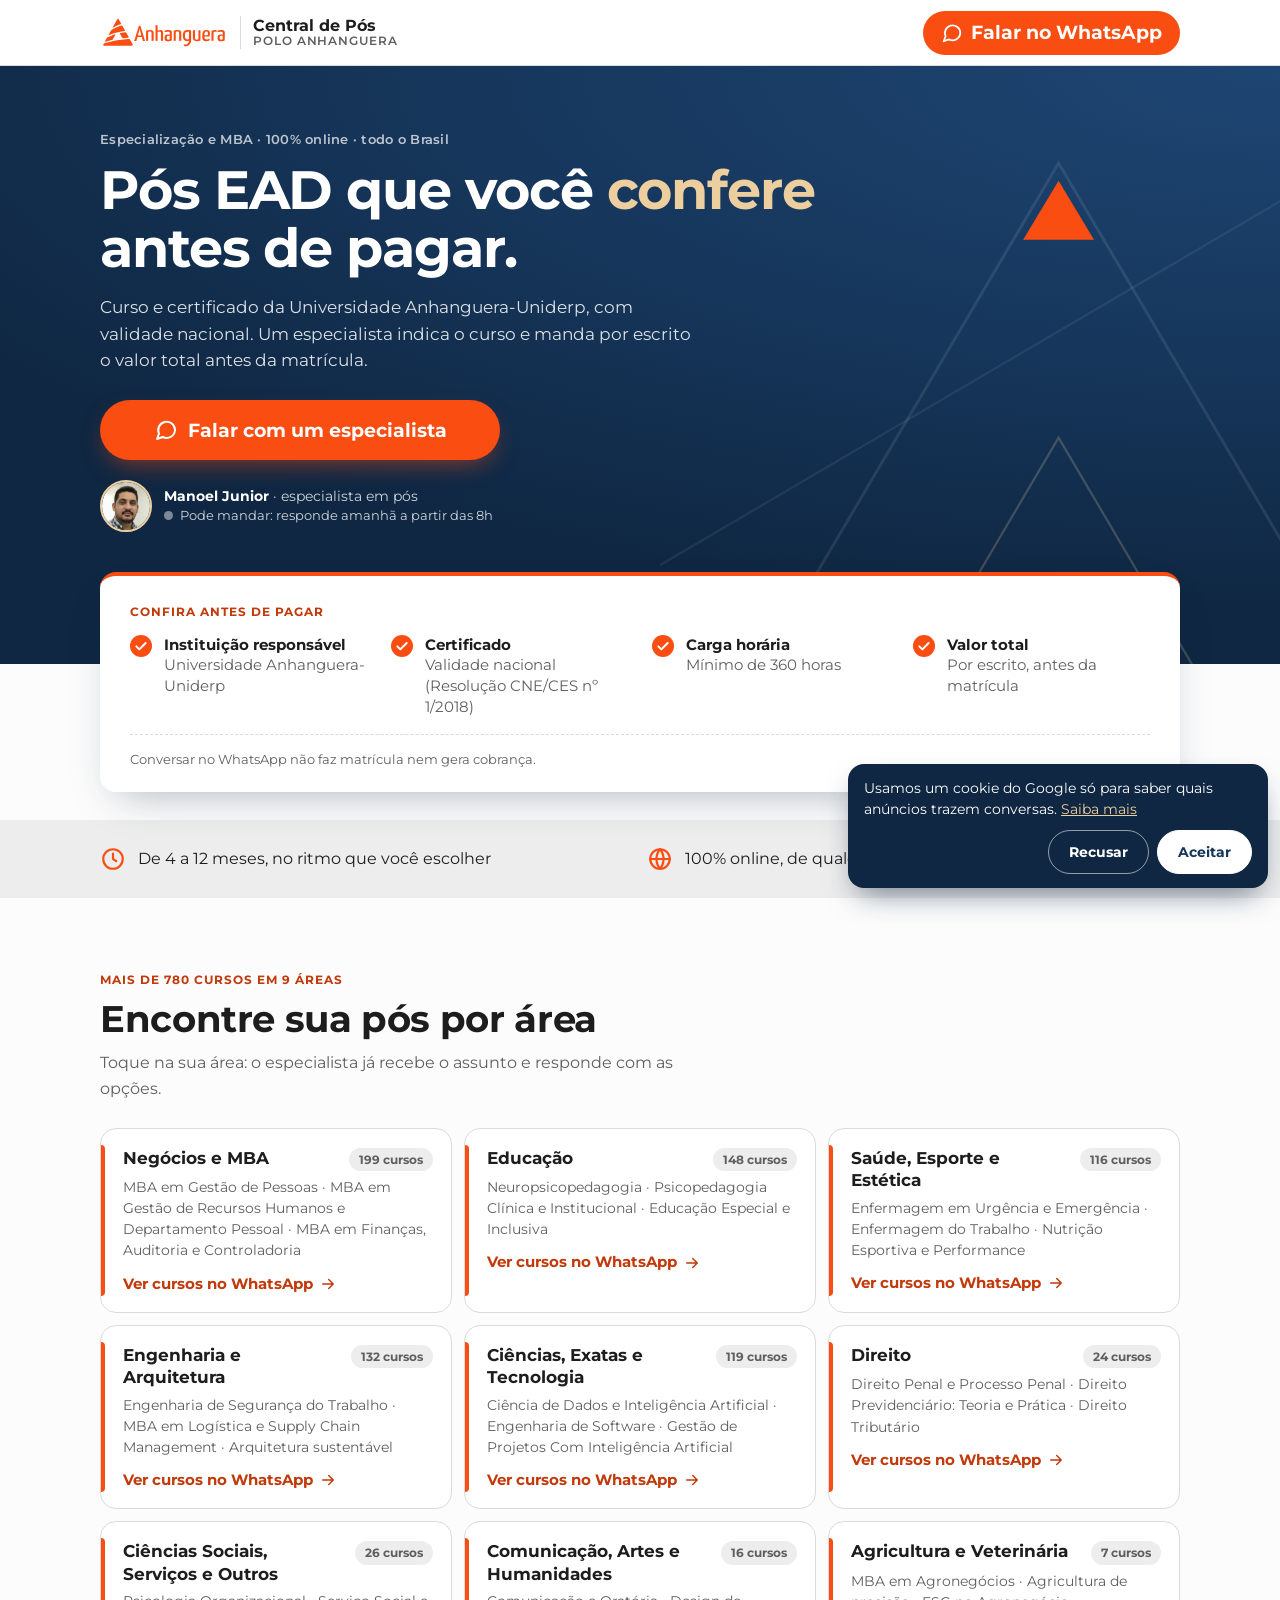
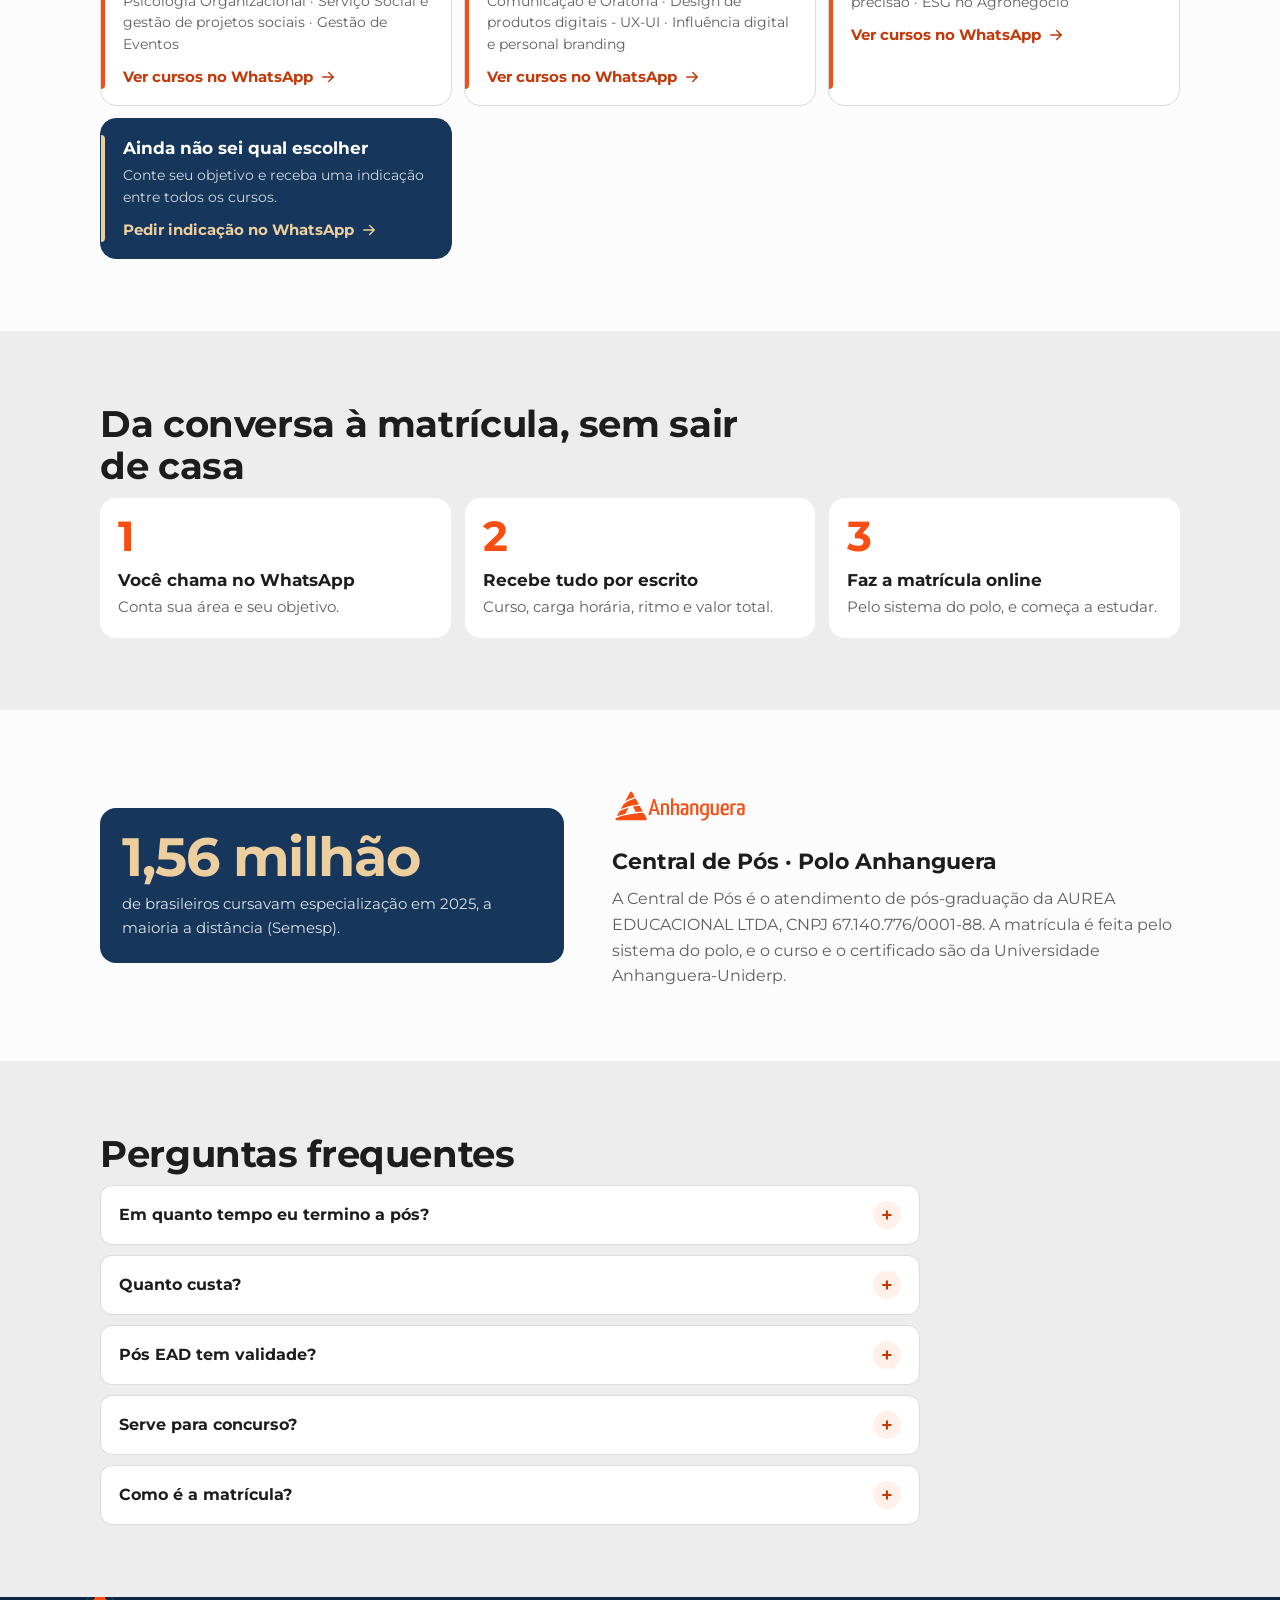
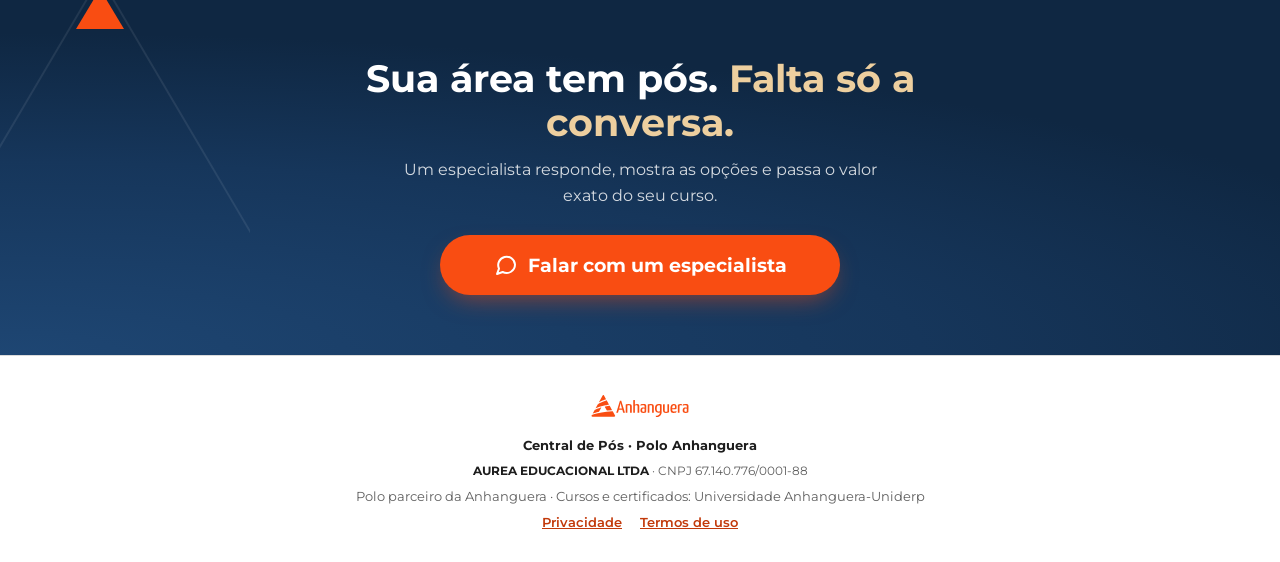
<file: index.html>
<!DOCTYPE html>
<html lang="pt-BR">
<head>
<meta charset="utf-8">
<meta name="viewport" content="width=device-width, initial-scale=1, viewport-fit=cover">
<title>Pós-graduação 100% online | Central de Pós · Polo Anhanguera</title>
<meta name="description" content="Especialização e MBA 100% online, para todo o Brasil. Escolha sua área e fale com o Manoel no WhatsApp: atendimento humano do primeiro oi à matrícula.">

<link rel="canonical" href="https://centraldepos.com.br/">
<meta property="og:type" content="website">
<meta property="og:locale" content="pt_BR">
<meta property="og:site_name" content="Central de Pós · Polo Anhanguera">
<meta property="og:title" content="Pós-graduação 100% online | Central de Pós · Polo Anhanguera">
<meta property="og:description" content="Especialização e MBA 100% online, para todo o Brasil. Escolha sua área e fale com o Manoel no WhatsApp: atendimento humano do primeiro oi à matrícula.">
<meta property="og:url" content="https://centraldepos.com.br/">
<meta property="og:image" content="https://centraldepos.com.br/og.png">
<meta property="og:image:width" content="1200">
<meta property="og:image:height" content="630">
<meta name="twitter:card" content="summary_large_image">
<meta name="theme-color" content="#F94D12">
<link rel="preload" href="/fontes/montserrat-700.woff2" as="font" type="font/woff2" crossorigin>
<link rel="icon" href="/marca/icone.svg" type="image/svg+xml">
<style>
/* Central de Pós · Polo Anhanguera: identidade do site oficial da Anhanguera (Montserrat, laranja
   #F94D12 nos botões em pílula, azul-marinho #16365B, dourado #EDCF9F, cinzas #EDEDED/#DBDBDB),
   lida em 26/10/2026. Celular primeiro. Fonte própria: sem Google Fonts, mais rápido e sem terceiro.
   --laranja-texto é o laranja escurecido para texto pequeno passar no contraste mínimo (4,5:1). */
@font-face { font-family: 'Montserrat'; font-weight: 400; font-display: swap; src: url('/fontes/montserrat-400.woff2') format('woff2'); }
@font-face { font-family: 'Montserrat'; font-weight: 600; font-display: swap; src: url('/fontes/montserrat-600.woff2') format('woff2'); }
@font-face { font-family: 'Montserrat'; font-weight: 700; font-display: swap; src: url('/fontes/montserrat-700.woff2') format('woff2'); }

:root {
  --laranja: #F94D12;
  --laranja-forte: #D63E0B;
  --laranja-texto: #C2390A;
  --laranja-fundo: #FFF1EA;
  --azul: #16365B;
  --azul-claro: #1E4673;
  --azul-escuro: #0F2742;
  --dourado: #EDCF9F;
  --texto: #1D1D1D;
  --cinza-texto: #5F5F5F;
  --cinza-fundo: #EDEDED;
  --linha: #DBDBDB;
  --fundo: #FCFCFC;
  --branco: #FFFFFF;
  --raio: 16px;
  --sombra: 0 18px 40px -18px rgba(15, 39, 66, 0.35);
  --largura: 1120px;
}

*, *::before, *::after { box-sizing: border-box; }
html { -webkit-text-size-adjust: 100%; scroll-behavior: smooth; }
body {
  margin: 0;
  background: var(--fundo);
  color: var(--texto);
  font-family: 'Montserrat', system-ui, -apple-system, 'Segoe UI', Roboto, sans-serif;
  font-size: 1rem;
  line-height: 1.6;
  overflow-wrap: break-word;
}
img, svg { display: block; max-width: 100%; }
a { color: var(--laranja-texto); }
h1, h2, h3, p { margin: 0; }
ul, ol { margin: 0; padding: 0; list-style: none; }
.dentro { width: 100%; max-width: var(--largura); margin: 0 auto; padding: 0 20px; }
.inteiro { white-space: nowrap; }
a:focus-visible, summary:focus-visible { outline: 3px solid var(--laranja); outline-offset: 3px; }

/* Cabeçalho: logo oficial + "Central de Pós / Polo Anhanguera" */
.topo { position: sticky; top: 0; z-index: 20; background: var(--branco); border-bottom: 1px solid var(--linha); }
.topo__dentro { display: flex; align-items: center; justify-content: space-between; gap: 12px; max-width: var(--largura); margin: 0 auto; min-height: 64px; padding: 10px 20px; }
.marca { display: flex; align-items: center; gap: 12px; color: var(--texto); text-decoration: none; }
.marca__logo { width: 102px; height: auto; }
.marca__texto { display: flex; flex-direction: column; padding-left: 12px; border-left: 1px solid var(--linha); line-height: 1.2; }
.marca__texto strong { font-size: 0.9rem; }
.marca__texto span { font-size: 0.72rem; font-weight: 600; color: var(--cinza-texto); text-transform: uppercase; letter-spacing: 0.08em; }
.topo__whats { display: inline-flex; align-items: center; justify-content: center; gap: 8px; width: 44px; height: 44px; border-radius: 999px; background: var(--laranja); color: var(--branco); text-decoration: none; }
.topo__whats svg { width: 22px; height: 22px; flex: none; }
.topo__whats span { display: none; }

/* Botão principal: pílula laranja, como no site oficial */
.botao {
  display: inline-flex; align-items: center; justify-content: center; gap: 10px;
  width: 100%; max-width: 400px; min-height: 60px; padding: 14px 26px;
  border-radius: 999px; background: var(--laranja); color: var(--branco);
  font-weight: 700; font-size: 1.2rem; line-height: 1.25; text-align: center; text-decoration: none;
  box-shadow: 0 10px 24px -8px rgba(249, 77, 18, 0.55);
  transition: background-color 0.15s ease, transform 0.15s ease;
}
.botao svg { width: 24px; height: 24px; flex: none; }
.botao:hover { background: var(--laranja-forte); }
.botao:active { transform: scale(0.98); }

/* Banner azul com a geometria do triângulo do logo */
.banner {
  position: relative; overflow: hidden; color: var(--branco);
  background: radial-gradient(120% 90% at 100% 0%, var(--azul-claro) 0%, var(--azul) 55%, var(--azul-escuro) 100%);
  padding: 28px 0 104px;
}
.banner__geo { position: absolute; right: -150px; bottom: -40px; width: 460px; height: 460px; pointer-events: none; }
.banner__dentro { position: relative; animation: entrar 0.5s ease-out both; }
.selo-tag {
  display: inline-flex; flex-wrap: wrap; align-items: center; gap: 4px 8px; margin-bottom: 18px;
  padding: 7px 14px; border: 1px solid rgba(237, 207, 159, 0.55); border-radius: 999px;
  background: rgba(237, 207, 159, 0.1); color: var(--dourado);
  font-size: 0.74rem; font-weight: 700; letter-spacing: 0.06em; text-transform: uppercase;
}
.selo-tag__ponto { width: 6px; height: 6px; border-radius: 50%; background: var(--laranja); }
.rotulo { font-size: 0.8rem; font-weight: 600; color: rgba(255, 255, 255, 0.72); letter-spacing: 0.02em; margin-bottom: 10px; }
.banner h1 { font-size: clamp(2rem, 9vw, 3.4rem); font-weight: 700; line-height: 1.08; letter-spacing: -0.02em; max-width: 720px; margin-bottom: 16px; }
.banner h1 em { font-style: normal; color: var(--dourado); }
.banner__sub { font-size: 1.04rem; color: rgba(255, 255, 255, 0.86); max-width: 600px; margin-bottom: 26px; }

/* Quem atende */
.atendente { display: flex; align-items: center; gap: 12px; margin-top: 20px; }
.atendente__foto { flex: none; width: 52px; height: 52px; border-radius: 50%; object-fit: cover; border: 2px solid var(--dourado); }
.atendente__foto--letra { display: flex; align-items: center; justify-content: center; background: var(--laranja); color: var(--branco); font-weight: 700; font-size: 1.3rem; }
.atendente__nome { font-size: 0.9rem; line-height: 1.35; color: rgba(255, 255, 255, 0.8); }
.atendente__nome strong { color: var(--branco); }
.atendente__horario { display: flex; align-items: center; gap: 7px; font-size: 0.84rem; line-height: 1.4; color: rgba(255, 255, 255, 0.8); }
.atendente__ponto { flex: none; width: 9px; height: 9px; border-radius: 50%; background: rgba(255, 255, 255, 0.45); }
.atendente__horario--aberto .atendente__ponto { background: #5BD08A; box-shadow: 0 0 0 3px rgba(91, 208, 138, 0.25); }

/* Ficha de conferência: o cartão que sobe sobre o banner */
.ficha-lugar { position: relative; z-index: 2; margin-top: -72px; }
.ficha {
  padding: 22px 20px 18px; border-radius: var(--raio); background: var(--branco);
  border-top: 4px solid var(--laranja); box-shadow: var(--sombra);
  animation: entrar 0.6s 0.1s ease-out both;
}
.ficha__titulo { font-size: 0.78rem; font-weight: 700; text-transform: uppercase; letter-spacing: 0.08em; color: var(--laranja-texto); margin-bottom: 12px; }
.ficha__itens { display: grid; gap: 12px; }
.ficha__itens li { display: flex; gap: 12px; align-items: flex-start; }
.ficha__itens svg { flex: none; width: 22px; height: 22px; padding: 3px; margin-top: 1px; border-radius: 50%; background: var(--laranja); color: var(--branco); stroke-width: 3; }
.ficha__itens span { display: flex; flex-direction: column; font-size: 0.93rem; line-height: 1.4; color: var(--cinza-texto); }
.ficha__itens strong { color: var(--texto); font-size: 0.95rem; }
.ficha__nota { margin-top: 16px; padding-top: 14px; border-top: 1px dashed var(--linha); font-size: 0.84rem; color: var(--cinza-texto); }

/* Faixa cinza de vantagens (a parte da campanha some sozinha depois do fim) */
.vantagens { margin-top: 28px; padding: 26px 0; background: var(--cinza-fundo); }
.vantagens__lista { display: grid; gap: 14px; }
.vantagens__lista li { display: flex; align-items: center; gap: 12px; font-size: 1rem; }
.vantagens__lista svg { flex: none; width: 26px; height: 26px; color: var(--laranja); }
.vantagens__lista strong { font-weight: 700; }
.campanha { margin-bottom: 14px; padding-bottom: 16px; border-bottom: 1px solid var(--linha); }
.campanha__prazo { margin-top: 12px; font-size: 0.86rem; font-weight: 700; color: var(--laranja-texto); }
.campanha__notas { margin-top: 8px; font-size: 0.74rem; line-height: 1.5; color: var(--cinza-texto); }
.campanha__notas p + p { margin-top: 4px; }

/* Seções */
.secao { padding: 52px 0; }
.secao--cinza { background: var(--cinza-fundo); }
.sobretitulo { font-size: 0.78rem; font-weight: 700; text-transform: uppercase; letter-spacing: 0.08em; color: var(--laranja-texto); margin-bottom: 8px; }
.secao__titulo { font-size: clamp(1.55rem, 6vw, 2.3rem); font-weight: 700; line-height: 1.15; letter-spacing: -0.01em; margin-bottom: 10px; max-width: 680px; }
.secao__sub { color: var(--cinza-texto); margin-bottom: 26px; max-width: 620px; }

/* Áreas */
.areas { display: grid; grid-template-columns: 1fr; gap: 12px; }
.area {
  position: relative; display: flex; flex-direction: column; gap: 6px; padding: 18px 18px 16px 22px;
  border: 1px solid var(--linha); border-radius: var(--raio); background: var(--branco);
  color: var(--texto); text-decoration: none; overflow: hidden;
  transition: border-color 0.15s ease, box-shadow 0.15s ease, transform 0.15s ease;
}
.area::before { content: ''; position: absolute; left: 0; top: 16px; bottom: 16px; width: 4px; border-radius: 0 4px 4px 0; background: var(--laranja); }
.area:hover { border-color: var(--laranja); box-shadow: var(--sombra); transform: translateY(-2px); }
.area__topo { display: flex; align-items: baseline; justify-content: space-between; gap: 10px; }
.area__nome { font-weight: 700; font-size: 1.08rem; line-height: 1.3; }
.area__qtd { flex: none; padding: 2px 10px; border-radius: 999px; background: var(--cinza-fundo); font-size: 0.76rem; font-weight: 700; color: var(--cinza-texto); }
.area__ex { font-size: 0.88rem; color: var(--cinza-texto); line-height: 1.5; }
.area__cta { display: inline-flex; align-items: center; gap: 6px; margin-top: 4px; font-weight: 700; font-size: 0.95rem; color: var(--laranja-texto); }
.area__cta svg { width: 18px; height: 18px; }
.area--ajuda { border-color: var(--azul); background: var(--azul); color: var(--branco); }
.area--ajuda::before { background: var(--dourado); }
.area--ajuda .area__ex { color: rgba(255, 255, 255, 0.8); }
.area--ajuda .area__cta { color: var(--dourado); }
.area--destaque { border-color: var(--laranja); box-shadow: 0 0 0 3px var(--laranja-fundo); }

/* Passos */
.passos { display: grid; gap: 14px; }
.passo { display: flex; gap: 16px; align-items: flex-start; padding: 18px; border-radius: var(--raio); background: var(--branco); }
.passo__num { flex: none; font-size: 2.6rem; font-weight: 700; line-height: 1; color: var(--laranja); }
.passo h3 { font-size: 1.05rem; margin-bottom: 2px; }
.passo p { font-size: 0.93rem; color: var(--cinza-texto); }

/* Polo parceiro */
.institucional__dentro { display: grid; gap: 28px; }
.numero { display: flex; flex-direction: column; padding: 22px; border-radius: var(--raio); background: var(--azul); color: rgba(255, 255, 255, 0.85); font-size: 0.95rem; }
.numero strong { font-size: clamp(2.4rem, 11vw, 3.4rem); line-height: 1; color: var(--dourado); margin-bottom: 8px; letter-spacing: -0.02em; }
.institucional__logo { width: 136px; height: auto; margin-bottom: 14px; }
.institucional__texto h2 { font-size: 1.35rem; margin-bottom: 8px; }
.institucional__texto p { color: var(--cinza-texto); }

/* Perguntas */
.perguntas { display: grid; gap: 10px; max-width: 820px; }
.pergunta { border-radius: 12px; background: var(--branco); border: 1px solid var(--linha); }
.pergunta summary { display: flex; align-items: center; justify-content: space-between; gap: 16px; min-height: 58px; padding: 14px 18px; font-weight: 700; font-size: 1rem; cursor: pointer; list-style: none; }
.pergunta summary::-webkit-details-marker { display: none; }
.pergunta summary::after { content: '+'; flex: none; width: 28px; height: 28px; border-radius: 50%; background: var(--laranja-fundo); color: var(--laranja-texto); font-size: 1.25rem; font-weight: 600; line-height: 28px; text-align: center; }
.pergunta[open] summary::after { content: '–'; }
.pergunta p { padding: 0 18px 18px; color: var(--cinza-texto); font-size: 0.95rem; }

/* Chamada final */
.final { position: relative; overflow: hidden; padding: 60px 0; background: radial-gradient(120% 90% at 0% 100%, var(--azul-claro) 0%, var(--azul) 60%, var(--azul-escuro) 100%); color: var(--branco); text-align: center; }
.final__geo { position: absolute; left: -170px; top: -60px; width: 420px; height: 420px; pointer-events: none; }
.final__dentro { position: relative; display: flex; flex-direction: column; align-items: center; }
.final h2 { font-size: clamp(1.6rem, 6.5vw, 2.4rem); line-height: 1.15; max-width: 640px; margin-bottom: 12px; }
.final h2 em { font-style: normal; color: var(--dourado); }
.final p { color: rgba(255, 255, 255, 0.82); max-width: 520px; margin-bottom: 26px; }

/* Rodapé */
.rodape { padding: 32px 0 28px; background: var(--branco); border-top: 1px solid var(--linha); text-align: center; font-size: 0.8rem; color: var(--cinza-texto); }
.rodape__logo { width: 102px; height: auto; margin: 0 auto 12px; }
.rodape p + p { margin-top: 6px; }
.rodape__marca { font-weight: 700; color: var(--texto); }
.rodape__dados { font-size: 0.74rem; }
.rodape__dados strong { color: var(--texto); }
.rodape__links { display: flex; justify-content: center; gap: 18px; }
.rodape__links a { font-weight: 600; }

/* Barra flutuante do WhatsApp no celular */
.barra-whats {
  position: fixed; left: 12px; right: 12px; bottom: calc(12px + env(safe-area-inset-bottom)); z-index: 30;
  display: flex; align-items: center; justify-content: center; gap: 10px;
  min-height: 56px; padding: 10px 18px; border-radius: 999px;
  background: var(--laranja); color: var(--branco); font-weight: 700; font-size: 1.2rem; text-decoration: none;
  box-shadow: 0 14px 30px -10px rgba(15, 39, 66, 0.6);
  transition: transform 0.25s ease, opacity 0.25s ease;
}
.barra-whats svg { width: 24px; height: 24px; flex: none; }
.barra-whats--fora { transform: translateY(140%); opacity: 0; }
.com-barra { padding-bottom: calc(80px + env(safe-area-inset-bottom)); }

/* Aviso do cookie do Google Ads (só existe com a tag ligada) */
.cookies {
  position: fixed; left: 12px; right: 12px; bottom: calc(12px + env(safe-area-inset-bottom)); z-index: 40;
  display: flex; flex-direction: column; gap: 10px; padding: 14px 16px; border-radius: 16px;
  background: var(--azul-escuro); color: var(--branco); font-size: 0.9rem; line-height: 1.45;
  box-shadow: 0 14px 30px -10px rgba(15, 39, 66, 0.6);
}
.cookies[hidden] { display: none; }
.cookies a { color: var(--dourado); }
.cookies__botoes { display: flex; gap: 8px; justify-content: flex-end; }
.cookies__botao {
  min-height: 44px; padding: 0 20px; border-radius: 999px; border: 1px solid rgba(255, 255, 255, 0.55);
  background: transparent; color: inherit; font: inherit; font-weight: 700; cursor: pointer;
}
.cookies__botao--sim { background: var(--branco); border-color: var(--branco); color: var(--azul); }
.com-cookies .barra-whats { bottom: calc(var(--altura-cookies, 140px) + 24px + env(safe-area-inset-bottom)); }
@media (min-width: 640px) { .cookies { left: auto; width: 420px; } }

/* Páginas de texto (privacidade, termos) */
.texto { max-width: 780px; padding-top: 36px; padding-bottom: 56px; }
.texto h1 { font-size: clamp(1.7rem, 6vw, 2.3rem); margin-bottom: 6px; }
.texto h2 { font-size: 1.12rem; margin: 28px 0 8px; color: var(--azul); }
.texto p, .texto li { color: #333333; }
.texto p + p { margin-top: 10px; }
.texto ul { list-style: disc; padding-left: 20px; margin-top: 8px; }
.texto li + li { margin-top: 6px; }
.texto .atualizado { color: var(--cinza-texto); font-size: 0.88rem; }

@keyframes entrar { from { opacity: 0; transform: translateY(14px); } to { opacity: 1; transform: none; } }

@media (min-width: 640px) {
  .areas { grid-template-columns: repeat(2, 1fr); }
  .ficha__itens { grid-template-columns: repeat(2, 1fr); gap: 16px 24px; }
  .passos { grid-template-columns: repeat(3, 1fr); }
  .passo { flex-direction: column; gap: 10px; }
  .vantagens__lista { grid-template-columns: repeat(2, 1fr); }
  .secao { padding: 72px 0; }
  .topo__whats { width: auto; padding: 0 18px; font-weight: 700; font-size: 1.2rem; }
  .topo__whats span { display: inline; }
}
@media (min-width: 960px) {
  .marca__logo { width: 128px; }
  .marca__texto strong { font-size: 1rem; }
  .banner { padding: 64px 0 132px; }
  .banner__geo { right: 0; bottom: -60px; width: 620px; height: 620px; }
  .ficha-lugar { margin-top: -92px; }
  .ficha { padding: 26px 30px 22px; }
  .ficha__itens { grid-template-columns: repeat(4, 1fr); }
  .areas { grid-template-columns: repeat(3, 1fr); }
  .institucional__dentro { grid-template-columns: 0.9fr 1.1fr; align-items: center; gap: 48px; }
  .barra-whats { display: none; }
  .com-barra { padding-bottom: 0; }
}
@media (prefers-reduced-motion: reduce) {
  html { scroll-behavior: auto; }
  *, *::before, *::after { animation: none !important; transition: none !important; }
}
</style>
<script type="application/ld+json">{"@context":"https://schema.org","@graph":[{"@type":"EducationalOrganization","name":"Central de Pós · Polo Anhanguera","legalName":"AUREA EDUCACIONAL LTDA","taxID":"67.140.776/0001-88","url":"https://centraldepos.com.br/","areaServed":"BR","contactPoint":{"@type":"ContactPoint","telephone":"+55-19-99246-7847","contactType":"customer service","availableLanguage":"Portuguese","hoursAvailable":{"@type":"OpeningHoursSpecification","dayOfWeek":["Monday","Tuesday","Wednesday","Thursday","Friday","Saturday"],"opens":"08:00","closes":"19:00"}}},{"@type":"FAQPage","mainEntity":[{"@type":"Question","name":"Em quanto tempo eu termino a pós?","acceptedAnswer":{"@type":"Answer","text":"Você escolhe o ritmo: Superintensivo, em 4 meses; Intensivo, em 6 meses; ou EAD, em 10 a 12 meses. O conteúdo é o mesmo, muda só o tempo para concluir. Nem todo curso tem os três ritmos: o especialista mostra os do seu."}},{"@type":"Question","name":"Quanto custa?","acceptedAnswer":{"@type":"Answer","text":"Depende do curso, da categoria e do ritmo escolhido. O especialista passa o valor exato e o total por escrito antes da matrícula, já com as condições da campanha do mês."}},{"@type":"Question","name":"Pós EAD tem validade?","acceptedAnswer":{"@type":"Answer","text":"Tem. Pela Resolução CNE/CES nº 1/2018, a especialização tem no mínimo 360 horas e o certificado tem validade nacional. A pós a distância só pode ser oferecida por instituição credenciada para EAD. Se você precisa do título para um conselho profissional, confirme com o conselho antes de escolher: certificado de especialização não é o mesmo que título de especialista."}},{"@type":"Question","name":"Serve para concurso?","acceptedAnswer":{"@type":"Answer","text":"Muitos editais e planos de carreira aceitam especialização como título, mas quem decide é o edital de cada um. Mande o seu para o especialista conferir antes de escolher o curso."}},{"@type":"Question","name":"Como é a matrícula?","acceptedAnswer":{"@type":"Answer","text":"Pelo WhatsApp, sem ir a lugar nenhum. O especialista confirma com você o curso, o ritmo e o valor e faz a matrícula pelo sistema do polo. Depois, você estuda 100% online, no seu horário."}}]}]}</script>
<script>
window.dataLayer = window.dataLayer || [];
function gtag() { dataLayer.push(arguments); }
gtag('consent', 'default', { ad_storage: 'denied', ad_user_data: 'denied', ad_personalization: 'denied', analytics_storage: 'denied' });
try { if (localStorage.getItem('cp_cookies') === 'sim') gtag('consent', 'update', { ad_storage: 'granted', ad_user_data: 'granted' }); } catch (e) {}
gtag('js', new Date());
gtag('config', 'AW-18540770966');
</script>
<script async src="https://www.googletagmanager.com/gtag/js?id=AW-18540770966"></script>
</head>
<body class="com-barra">
<header class="topo">
  <div class="topo__dentro">
    <a class="marca" href="/">
      <img class="marca__logo" src="/marca/anhanguera.svg" width="102" height="36" alt="Anhanguera">
      <span class="marca__texto"><strong>Central de Pós</strong><span>Polo Anhanguera</span></span>
    </a>
    <a class="topo__whats" data-whats data-posicao="cabecalho" href="https://wa.me/5519992467847?text=Oi!%20Vim%20pelo%20site%20e%20quero%20saber%20da%20p%C3%B3s%20(SITE)" rel="noopener" aria-label="Falar no WhatsApp"><svg viewBox="0 0 24 24" fill="none" stroke="currentColor" stroke-width="2" stroke-linecap="round" stroke-linejoin="round" aria-hidden="true"><path d="M21 11.5a8.4 8.4 0 0 1-12.3 7.5L3 21l2-5.4A8.4 8.4 0 1 1 21 11.5z"/></svg><span>Falar no WhatsApp</span></a>
  </div>
</header>
<main>
  <section class="banner">
    <svg class="banner__geo" viewBox="0 0 420 420" aria-hidden="true" focusable="false">
      <path d="M40 430 270 40 500 430Z" fill="none" stroke="#FFFFFF" stroke-opacity=".09" stroke-width="2"/>
      <path d="M150 430 270 226 390 430Z" fill="none" stroke="#EDCF9F" stroke-opacity=".22" stroke-width="1.5"/>
      <path d="M-30 330 430 60" stroke="#FFFFFF" stroke-opacity=".07" stroke-width="1.5"/>
      <path d="M246 92 270 52 294 92Z" fill="#F94D12"/>
    </svg>
    <div class="dentro banner__dentro">
      <div class="selo-tag" data-fim="2026-11-30T23:59:00-03:00"><span class="selo-tag__ponto" aria-hidden="true"></span>Pós em dobro · <span data-faltam>até 30/11</span></div>
      <p class="rotulo">Especialização e MBA · 100% online · todo o Brasil</p>
      <h1>Pós EAD que você <em>confere</em> antes de pagar.</h1>
      <p class="banner__sub">Curso e certificado da Universidade Anhanguera-Uniderp, com validade nacional. Um especialista indica o curso e manda por escrito o valor total antes da matrícula.</p>
      <a class="botao" data-whats data-posicao="topo" href="https://wa.me/5519992467847?text=Oi!%20Vim%20pelo%20site%20e%20quero%20saber%20da%20p%C3%B3s%20(SITE)" rel="noopener"><svg viewBox="0 0 24 24" fill="none" stroke="currentColor" stroke-width="2" stroke-linecap="round" stroke-linejoin="round" aria-hidden="true"><path d="M21 11.5a8.4 8.4 0 0 1-12.3 7.5L3 21l2-5.4A8.4 8.4 0 1 1 21 11.5z"/></svg><span>Falar com um especialista</span></a>
      <div class="atendente">
        <img class="atendente__foto" src="/manoel.webp" width="52" height="52" alt="Manoel Junior">
        <div>
          <p class="atendente__nome"><strong>Manoel Junior</strong> · <span class="inteiro">especialista em pós</span></p>
          <p class="atendente__horario"><span class="atendente__ponto" aria-hidden="true"></span><span data-horario>Atendimento de segunda a sábado, das 8h às 19h</span></p>
        </div>
      </div>
    </div>
  </section>

  <section class="dentro ficha-lugar" aria-labelledby="ficha-titulo">
    <div class="ficha">
      <p class="ficha__titulo" id="ficha-titulo">Confira antes de pagar</p>
      <ul class="ficha__itens">
        <li><svg viewBox="0 0 24 24" fill="none" stroke="currentColor" stroke-width="2" stroke-linecap="round" stroke-linejoin="round" aria-hidden="true"><path d="M5 12.5l4.5 4.5L19 7.5"/></svg><span><strong>Instituição responsável</strong>Universidade Anhanguera-Uniderp</span></li>
        <li><svg viewBox="0 0 24 24" fill="none" stroke="currentColor" stroke-width="2" stroke-linecap="round" stroke-linejoin="round" aria-hidden="true"><path d="M5 12.5l4.5 4.5L19 7.5"/></svg><span><strong>Certificado</strong>Validade nacional (Resolução CNE/CES nº 1/2018)</span></li>
        <li><svg viewBox="0 0 24 24" fill="none" stroke="currentColor" stroke-width="2" stroke-linecap="round" stroke-linejoin="round" aria-hidden="true"><path d="M5 12.5l4.5 4.5L19 7.5"/></svg><span><strong>Carga horária</strong>Mínimo de 360 horas</span></li>
        <li><svg viewBox="0 0 24 24" fill="none" stroke="currentColor" stroke-width="2" stroke-linecap="round" stroke-linejoin="round" aria-hidden="true"><path d="M5 12.5l4.5 4.5L19 7.5"/></svg><span><strong>Valor total</strong>Por escrito, antes da matrícula</span></li>
      </ul>
      <p class="ficha__nota">Conversar no WhatsApp não faz matrícula nem gera cobrança.</p>
    </div>
  </section>

  <section class="vantagens" aria-label="Vantagens">
    <div class="dentro">
      <div class="campanha" data-fim="2026-11-30T23:59:00-03:00">
        <ul class="vantagens__lista"><li><svg viewBox="0 0 24 24" fill="none" stroke="currentColor" stroke-width="2" stroke-linecap="round" stroke-linejoin="round" aria-hidden="true"><rect x="3" y="8" width="18" height="13" rx="2"/><path d="M12 8v13M3 12h18M12 8c-2-4-6-4-6-1.5S9 8 12 8zm0 0c2-4 6-4 6-1.5S15 8 12 8z"/></svg><span><strong>2ª pós EAD grátis*</strong> na compra da 1ª</span></li><li><svg viewBox="0 0 24 24" fill="none" stroke="currentColor" stroke-width="2" stroke-linecap="round" stroke-linejoin="round" aria-hidden="true"><rect x="2.5" y="5" width="19" height="14" rx="2"/><path d="M2.5 10h19M6.5 15h4"/></svg><span><strong>Parcelas a partir de R$ 129,00**</strong></span></li></ul>
        <p class="campanha__prazo">Até 30/11/2026, às 23h59 (horário de Brasília)</p>
        <div class="campanha__notas"><p>* A 2ª pós EAD, de valor igual ou menor, é liberada conforme o regulamento: no cartão de crédito (exceto recorrente) ou à vista, a partir do 10º dia útil após a compra; no boleto, Pix ou cartão recorrente, depois de concluir a 1ª pós. Regulamento completo com o especialista.</p><p>** Categoria Tradicional. O valor total e o número de parcelas do seu curso o especialista informa antes da matrícula.</p></div>
      </div>
      <ul class="vantagens__lista">
        <li><svg viewBox="0 0 24 24" fill="none" stroke="currentColor" stroke-width="2" stroke-linecap="round" stroke-linejoin="round" aria-hidden="true"><circle cx="12" cy="12" r="9"/><path d="M12 7v5l3 2"/></svg><span>De 4 a 12 meses, no ritmo que você escolher</span></li>
        <li><svg viewBox="0 0 24 24" fill="none" stroke="currentColor" stroke-width="2" stroke-linecap="round" stroke-linejoin="round" aria-hidden="true"><circle cx="12" cy="12" r="9"/><path d="M3 12h18M12 3a14 14 0 0 1 0 18M12 3a14 14 0 0 0 0 18"/></svg><span>100% online, de qualquer lugar do Brasil</span></li>
      </ul>
    </div>
  </section>

  <section class="secao" id="areas">
    <div class="dentro">
      <p class="sobretitulo">Mais de 780 cursos em 9 áreas</p>
      <h2 class="secao__titulo">Encontre sua pós por área</h2>
      <p class="secao__sub">Toque na sua área: o especialista já recebe o assunto e responde com as opções.</p>
      <div class="areas">
        <a class="area" id="area-negocios" data-whats data-area="Negócios e MBA" data-posicao="area" href="https://wa.me/5519992467847?text=Oi!%20Vim%20pelo%20site%20e%20quero%20saber%20da%20p%C3%B3s%20em%20Neg%C3%B3cios%20e%20MBA%20(SITE)" rel="noopener">
          <span class="area__topo"><span class="area__nome">Negócios e MBA</span><span class="area__qtd">199 cursos</span></span>
          <span class="area__ex">MBA em Gestão de Pessoas · MBA em Gestão de Recursos Humanos e Departamento Pessoal · MBA em Finanças, Auditoria e Controladoria</span>
          <span class="area__cta">Ver cursos no WhatsApp <svg viewBox="0 0 24 24" fill="none" stroke="currentColor" stroke-width="2" stroke-linecap="round" stroke-linejoin="round" aria-hidden="true"><path d="M5 12h14M13 6l6 6-6 6"/></svg></span>
        </a>
        <a class="area" id="area-educacao" data-whats data-area="Educação" data-posicao="area" href="https://wa.me/5519992467847?text=Oi!%20Vim%20pelo%20site%20e%20quero%20saber%20da%20p%C3%B3s%20em%20Educa%C3%A7%C3%A3o%20(SITE)" rel="noopener">
          <span class="area__topo"><span class="area__nome">Educação</span><span class="area__qtd">148 cursos</span></span>
          <span class="area__ex">Neuropsicopedagogia · Psicopedagogia Clínica e Institucional · Educação Especial e Inclusiva</span>
          <span class="area__cta">Ver cursos no WhatsApp <svg viewBox="0 0 24 24" fill="none" stroke="currentColor" stroke-width="2" stroke-linecap="round" stroke-linejoin="round" aria-hidden="true"><path d="M5 12h14M13 6l6 6-6 6"/></svg></span>
        </a>
        <a class="area" id="area-saude" data-whats data-area="Saúde, Esporte e Estética" data-posicao="area" href="https://wa.me/5519992467847?text=Oi!%20Vim%20pelo%20site%20e%20quero%20saber%20da%20p%C3%B3s%20em%20Sa%C3%BAde%2C%20Esporte%20e%20Est%C3%A9tica%20(SITE)" rel="noopener">
          <span class="area__topo"><span class="area__nome">Saúde, Esporte e Estética</span><span class="area__qtd">116 cursos</span></span>
          <span class="area__ex">Enfermagem em Urgência e Emergência · Enfermagem do Trabalho · Nutrição Esportiva e Performance</span>
          <span class="area__cta">Ver cursos no WhatsApp <svg viewBox="0 0 24 24" fill="none" stroke="currentColor" stroke-width="2" stroke-linecap="round" stroke-linejoin="round" aria-hidden="true"><path d="M5 12h14M13 6l6 6-6 6"/></svg></span>
        </a>
        <a class="area" id="area-engenharia" data-whats data-area="Engenharia e Arquitetura" data-posicao="area" href="https://wa.me/5519992467847?text=Oi!%20Vim%20pelo%20site%20e%20quero%20saber%20da%20p%C3%B3s%20em%20Engenharia%20e%20Arquitetura%20(SITE)" rel="noopener">
          <span class="area__topo"><span class="area__nome">Engenharia e Arquitetura</span><span class="area__qtd">132 cursos</span></span>
          <span class="area__ex">Engenharia de Segurança do Trabalho · MBA em Logística e Supply Chain Management · Arquitetura sustentável</span>
          <span class="area__cta">Ver cursos no WhatsApp <svg viewBox="0 0 24 24" fill="none" stroke="currentColor" stroke-width="2" stroke-linecap="round" stroke-linejoin="round" aria-hidden="true"><path d="M5 12h14M13 6l6 6-6 6"/></svg></span>
        </a>
        <a class="area" id="area-tecnologia" data-whats data-area="Ciências, Exatas e Tecnologia" data-posicao="area" href="https://wa.me/5519992467847?text=Oi!%20Vim%20pelo%20site%20e%20quero%20saber%20da%20p%C3%B3s%20em%20Ci%C3%AAncias%2C%20Exatas%20e%20Tecnologia%20(SITE)" rel="noopener">
          <span class="area__topo"><span class="area__nome">Ciências, Exatas e Tecnologia</span><span class="area__qtd">119 cursos</span></span>
          <span class="area__ex">Ciência de Dados e Inteligência Artificial · Engenharia de Software · Gestão de Projetos Com Inteligência Artificial</span>
          <span class="area__cta">Ver cursos no WhatsApp <svg viewBox="0 0 24 24" fill="none" stroke="currentColor" stroke-width="2" stroke-linecap="round" stroke-linejoin="round" aria-hidden="true"><path d="M5 12h14M13 6l6 6-6 6"/></svg></span>
        </a>
        <a class="area" id="area-direito" data-whats data-area="Direito" data-posicao="area" href="https://wa.me/5519992467847?text=Oi!%20Vim%20pelo%20site%20e%20quero%20saber%20da%20p%C3%B3s%20em%20Direito%20(SITE)" rel="noopener">
          <span class="area__topo"><span class="area__nome">Direito</span><span class="area__qtd">24 cursos</span></span>
          <span class="area__ex">Direito Penal e Processo Penal · Direito Previdenciário: Teoria e Prática · Direito Tributário</span>
          <span class="area__cta">Ver cursos no WhatsApp <svg viewBox="0 0 24 24" fill="none" stroke="currentColor" stroke-width="2" stroke-linecap="round" stroke-linejoin="round" aria-hidden="true"><path d="M5 12h14M13 6l6 6-6 6"/></svg></span>
        </a>
        <a class="area" id="area-sociais" data-whats data-area="Ciências Sociais, Serviços e Outros" data-posicao="area" href="https://wa.me/5519992467847?text=Oi!%20Vim%20pelo%20site%20e%20quero%20saber%20da%20p%C3%B3s%20em%20Ci%C3%AAncias%20Sociais%2C%20Servi%C3%A7os%20e%20Outros%20(SITE)" rel="noopener">
          <span class="area__topo"><span class="area__nome">Ciências Sociais, Serviços e Outros</span><span class="area__qtd">26 cursos</span></span>
          <span class="area__ex">Psicologia Organizacional · Serviço Social e gestão de projetos sociais · Gestão de Eventos</span>
          <span class="area__cta">Ver cursos no WhatsApp <svg viewBox="0 0 24 24" fill="none" stroke="currentColor" stroke-width="2" stroke-linecap="round" stroke-linejoin="round" aria-hidden="true"><path d="M5 12h14M13 6l6 6-6 6"/></svg></span>
        </a>
        <a class="area" id="area-comunicacao" data-whats data-area="Comunicação, Artes e Humanidades" data-posicao="area" href="https://wa.me/5519992467847?text=Oi!%20Vim%20pelo%20site%20e%20quero%20saber%20da%20p%C3%B3s%20em%20Comunica%C3%A7%C3%A3o%2C%20Artes%20e%20Humanidades%20(SITE)" rel="noopener">
          <span class="area__topo"><span class="area__nome">Comunicação, Artes e Humanidades</span><span class="area__qtd">16 cursos</span></span>
          <span class="area__ex">Comunicação e Oratória · Design de produtos digitais - UX-UI · Influência digital e personal branding</span>
          <span class="area__cta">Ver cursos no WhatsApp <svg viewBox="0 0 24 24" fill="none" stroke="currentColor" stroke-width="2" stroke-linecap="round" stroke-linejoin="round" aria-hidden="true"><path d="M5 12h14M13 6l6 6-6 6"/></svg></span>
        </a>
        <a class="area" id="area-agro" data-whats data-area="Agricultura e Veterinária" data-posicao="area" href="https://wa.me/5519992467847?text=Oi!%20Vim%20pelo%20site%20e%20quero%20saber%20da%20p%C3%B3s%20em%20Agricultura%20e%20Veterin%C3%A1ria%20(SITE)" rel="noopener">
          <span class="area__topo"><span class="area__nome">Agricultura e Veterinária</span><span class="area__qtd">7 cursos</span></span>
          <span class="area__ex">MBA em Agronegócios · Agricultura de precisão · ESG no Agronegócio</span>
          <span class="area__cta">Ver cursos no WhatsApp <svg viewBox="0 0 24 24" fill="none" stroke="currentColor" stroke-width="2" stroke-linecap="round" stroke-linejoin="round" aria-hidden="true"><path d="M5 12h14M13 6l6 6-6 6"/></svg></span>
        </a>
        <a class="area area--ajuda" data-whats data-posicao="nao-sei" href="https://wa.me/5519992467847?text=Oi!%20Vim%20pelo%20site%20e%20quero%20saber%20da%20p%C3%B3s%20(SITE)" rel="noopener">
          <span class="area__topo"><span class="area__nome">Ainda não sei qual escolher</span></span>
          <span class="area__ex">Conte seu objetivo e receba uma indicação entre todos os cursos.</span>
          <span class="area__cta">Pedir indicação no WhatsApp <svg viewBox="0 0 24 24" fill="none" stroke="currentColor" stroke-width="2" stroke-linecap="round" stroke-linejoin="round" aria-hidden="true"><path d="M5 12h14M13 6l6 6-6 6"/></svg></span>
        </a>
      </div>
    </div>
  </section>

  <section class="secao secao--cinza">
    <div class="dentro">
      <h2 class="secao__titulo">Da conversa à matrícula, sem sair de casa</h2>
      <ol class="passos">
        <li class="passo"><span class="passo__num" aria-hidden="true">1</span><div><h3>Você chama no WhatsApp</h3><p>Conta sua área e seu objetivo.</p></div></li>
        <li class="passo"><span class="passo__num" aria-hidden="true">2</span><div><h3>Recebe tudo por escrito</h3><p>Curso, carga horária, ritmo e valor total.</p></div></li>
        <li class="passo"><span class="passo__num" aria-hidden="true">3</span><div><h3>Faz a matrícula online</h3><p>Pelo sistema do polo, e começa a estudar.</p></div></li>
      </ol>
    </div>
  </section>

  <section class="secao institucional">
    <div class="dentro institucional__dentro">
      <p class="numero"><strong>1,56 milhão</strong><span>de brasileiros cursavam especialização em 2025, a maioria a distância (Semesp).</span></p>
      <div class="institucional__texto">
        <img class="institucional__logo" src="/marca/anhanguera.svg" width="136" height="48" alt="Anhanguera" loading="lazy">
        <h2>Central de Pós · Polo Anhanguera</h2>
        <p>A Central de Pós é o atendimento de pós-graduação da AUREA EDUCACIONAL LTDA, CNPJ 67.140.776/0001-88. A matrícula é feita pelo sistema do polo, e o curso e o certificado são da Universidade Anhanguera-Uniderp.</p>
      </div>
    </div>
  </section>

  <section class="secao secao--cinza">
    <div class="dentro">
      <h2 class="secao__titulo">Perguntas frequentes</h2>
      <div class="perguntas">
        <details class="pergunta"><summary>Em quanto tempo eu termino a pós?</summary><p>Você escolhe o ritmo: Superintensivo, em 4 meses; Intensivo, em 6 meses; ou EAD, em 10 a 12 meses. O conteúdo é o mesmo, muda só o tempo para concluir. Nem todo curso tem os três ritmos: o especialista mostra os do seu.</p></details>
        <details class="pergunta"><summary>Quanto custa?</summary><p>Depende do curso, da categoria e do ritmo escolhido. O especialista passa o valor exato e o total por escrito antes da matrícula, já com as condições da campanha do mês.</p></details>
        <details class="pergunta"><summary>Pós EAD tem validade?</summary><p>Tem. Pela Resolução CNE/CES nº 1/2018, a especialização tem no mínimo 360 horas e o certificado tem validade nacional. A pós a distância só pode ser oferecida por instituição credenciada para EAD. Se você precisa do título para um conselho profissional, confirme com o conselho antes de escolher: certificado de especialização não é o mesmo que título de especialista.</p></details>
        <details class="pergunta"><summary>Serve para concurso?</summary><p>Muitos editais e planos de carreira aceitam especialização como título, mas quem decide é o edital de cada um. Mande o seu para o especialista conferir antes de escolher o curso.</p></details>
        <details class="pergunta"><summary>Como é a matrícula?</summary><p>Pelo WhatsApp, sem ir a lugar nenhum. O especialista confirma com você o curso, o ritmo e o valor e faz a matrícula pelo sistema do polo. Depois, você estuda 100% online, no seu horário.</p></details>
      </div>
    </div>
  </section>

  <section class="final">
    <svg class="final__geo" viewBox="0 0 420 420" aria-hidden="true" focusable="false">
      <path d="M40 430 270 40 500 430Z" fill="none" stroke="#FFFFFF" stroke-opacity=".08" stroke-width="2"/>
      <path d="M246 92 270 52 294 92Z" fill="#F94D12"/>
    </svg>
    <div class="dentro final__dentro">
      <h2>Sua área tem pós. <em>Falta só a conversa.</em></h2>
      <p>Um especialista responde, mostra as opções e passa o valor exato do seu curso.</p>
      <a class="botao" data-whats data-posicao="final" href="https://wa.me/5519992467847?text=Oi!%20Vim%20pelo%20site%20e%20quero%20saber%20da%20p%C3%B3s%20(SITE)" rel="noopener"><svg viewBox="0 0 24 24" fill="none" stroke="currentColor" stroke-width="2" stroke-linecap="round" stroke-linejoin="round" aria-hidden="true"><path d="M21 11.5a8.4 8.4 0 0 1-12.3 7.5L3 21l2-5.4A8.4 8.4 0 1 1 21 11.5z"/></svg><span>Falar com um especialista</span></a>
    </div>
  </section>
</main>
<footer class="rodape">
  <div class="dentro">
    <img class="rodape__logo" src="/marca/anhanguera.svg" width="102" height="36" alt="Anhanguera" loading="lazy">
    <p class="rodape__marca">Central de Pós · Polo Anhanguera</p>
    <p class="rodape__dados"><strong>AUREA EDUCACIONAL LTDA</strong> · CNPJ 67.140.776/0001-88</p>
    <p>Polo parceiro da Anhanguera · Cursos e certificados: Universidade Anhanguera-Uniderp</p>
    <p class="rodape__links"><a href="/privacidade/">Privacidade</a><a href="/termos/">Termos de uso</a></p>
  </div>
</footer>
<a class="barra-whats" data-whats data-posicao="barra" href="https://wa.me/5519992467847?text=Oi!%20Vim%20pelo%20site%20e%20quero%20saber%20da%20p%C3%B3s%20(SITE)" rel="noopener"><svg viewBox="0 0 24 24" fill="none" stroke="currentColor" stroke-width="2" stroke-linecap="round" stroke-linejoin="round" aria-hidden="true"><path d="M21 11.5a8.4 8.4 0 0 1-12.3 7.5L3 21l2-5.4A8.4 8.4 0 1 1 21 11.5z"/></svg><span>Falar com um especialista</span></a>
<div class="cookies" data-cookies hidden>
  <p>Usamos um cookie do Google só para saber quais anúncios trazem conversas. <a href="/privacidade/#cookies">Saiba mais</a></p>
  <div class="cookies__botoes"><button type="button" class="cookies__botao" data-cookies-resposta="nao">Recusar</button><button type="button" class="cookies__botao cookies__botao--sim" data-cookies-resposta="sim">Aceitar</button></div>
</div>
<script>
/* Monta o link do WhatsApp do Manoel a partir do código da página e do ?c= da URL.
   O gerador embute este arquivo em cada página de link curto, para o redirecionamento
   não esperar o download de outro arquivo. */
var LINK_CURTO = (function () {
  var REDES = { IG: 'Instagram', FB: 'Facebook', TT: 'TikTok', KW: 'Kwai', YT: 'YouTube' };
  // Vídeo: rede + número com 2 dígitos (00 = bio). Palavra-chave: resposta automática do direct/Messenger.
  var CODIGO_VIDEO = /^(IG|FB|TT|KW|YT)(\d{2})$/;
  var CODIGO_PALAVRA = /^(IG|FB)(POS|MBA|CONCURSO|CARREIRA)$/;
  // Anúncio pago: AM = Meta (Facebook e Instagram), AG = Google, + número com 2 dígitos.
  var CODIGO_ANUNCIO = /^A[MG]\d{2}$/;

  function codigoValido(c) {
    c = String(c || '').trim().toUpperCase();
    return CODIGO_VIDEO.test(c) || CODIGO_PALAVRA.test(c) || CODIGO_ANUNCIO.test(c) ? c : '';
  }

  // codigo 'SITE' = chegou sem código de rede. area: nome de exibição, nos botões das áreas.
  function mensagem(codigo, area) {
    var video = CODIGO_VIDEO.exec(codigo);
    var origem = codigo === 'SITE' ? 'Vim pelo site'
      : CODIGO_ANUNCIO.test(codigo) ? 'Vi o anúncio'
      : video && video[2] !== '00' ? 'Vi o vídeo no ' + REDES[video[1]]
      : 'Vim pelo ' + REDES[codigo.slice(0, 2)];
    return 'Oi! ' + origem + ' e quero saber da pós' + (area ? ' em ' + area : '') + ' (' + codigo + ')';
  }

  function destino(numero, codigoPadrao, search) {
    var c = '';
    try { c = codigoValido(new URLSearchParams(search).get('c')); } catch (e) { /* navegador antigo: fica o padrão */ }
    var codigo = c || codigoPadrao;
    return { codigo: codigo, url: 'https://wa.me/' + numero + '?text=' + encodeURIComponent(mensagem(codigo)) };
  }

  return { codigoValido: codigoValido, mensagem: mensagem, destino: destino };
})();
/* Botões de WhatsApp das páginas da pós ([data-whats]): mensagem com o código de origem e a área,
   origem guardada por 30 dias e selo de campanha que some depois do fim ([data-fim]).
   O gerador embute este arquivo logo depois de link-curto.js. Sem JS, os botões já têm o link "SITE". */
(function () {
  var NUMERO = '5519992467847';
  var REGISTRO = 'https://script.google.com/macros/s/AKfycbxlmgBkimS9jM-YADeLRDGQW3NHT-YFVyA44D0PSASIK7uaaGnbGcVMj6Pq-QKvjibmcw/exec';
  var CONVERSAO = 'AW-18540770966/ypzKCIfQ3KsdEJbt9ohF'; // "AW-id/rótulo" da conversão do Google Ads, ou vazio sem a tag
  var TRINTA_DIAS = 30 * 24 * 60 * 60 * 1000;
  var REDE_DA_SIGLA = { IG: 'instagram', FB: 'facebook', TT: 'tiktok', KW: 'kwai', YT: 'youtube', AM: 'meta', AG: 'google' };
  var agora = Date.now();

  function ler(chave) {
    try {
      var v = JSON.parse(localStorage.getItem(chave) || 'null');
      return v && agora - v.em < TRINTA_DIAS ? v : null;
    } catch (e) { return null; }
  }
  function gravar(chave, valor) {
    try { localStorage.setItem(chave, JSON.stringify(valor)); } catch (e) { /* modo privado: segue sem guardar */ }
  }

  var params = null;
  try { params = new URLSearchParams(location.search); } catch (e) {}
  function parametro(nome) { return params ? String(params.get(nome) || '').slice(0, 100) : ''; }

  // Código da URL > último guardado (de um link curto ou visita anterior) > SITE.
  var daUrl = LINK_CURTO.codigoValido(parametro('c'));
  var ultimo = ler('cp_ultimo_codigo');
  var codigo = daUrl || (ultimo && LINK_CURTO.codigoValido(ultimo.c)) || 'SITE';
  if (daUrl) gravar('cp_ultimo_codigo', { c: daUrl, em: agora });

  // Primeiro toque: de onde a pessoa veio da primeira vez, mesmo que troque de página depois.
  var primeiro = ler('cp_primeiro');
  if (!primeiro) {
    primeiro = {
      c: codigo,
      utm_source: parametro('utm_source') || REDE_DA_SIGLA[codigo.slice(0, 2)] || '',
      utm_medium: parametro('utm_medium'),
      utm_campaign: parametro('utm_campaign'),
      utm_content: parametro('utm_content'),
      gclid: parametro('gclid'),
      fbclid: parametro('fbclid'),
      entrada: location.pathname,
      em: agora
    };
    gravar('cp_primeiro', primeiro);
  }

  function registrar(botao, area) {
    var posicao = botao.getAttribute('data-posicao') || '';
    if (REGISTRO && navigator.sendBeacon) {
      // Não segura a ida para o WhatsApp: se falhar, a pessoa chega lá do mesmo jeito.
      var dados = JSON.stringify({ tipo: 'clique', rede: 'site', codigo: codigo, primeiro: primeiro.c, area: area, posicao: posicao, pagina: location.pathname, quando: new Date().toISOString() });
      try { navigator.sendBeacon(REGISTRO, new Blob([dados], { type: 'text/plain;charset=utf-8' })); } catch (e) {}
    }
    if (typeof window.gtag === 'function') {
      try { window.gtag('event', 'whatsapp_clique', { codigo: codigo, area: area, posicao: posicao }); } catch (e) {}
      if (CONVERSAO) {
        try { window.gtag('event', 'conversion', { send_to: CONVERSAO }); } catch (e) {}
      }
    }
  }

  var botoes = document.querySelectorAll('[data-whats]');
  for (var i = 0; i < botoes.length; i++) {
    (function (botao) {
      var area = botao.getAttribute('data-area') || '';
      botao.setAttribute('href', 'https://wa.me/' + NUMERO + '?text=' + encodeURIComponent(LINK_CURTO.mensagem(codigo, area)));
      botao.addEventListener('click', function () { registrar(botao, area); });
    })(botoes[i]);
  }

  // Oferta vencida não fica no ar, nem com a página em cache.
  var selos = document.querySelectorAll('[data-fim]');
  for (var j = 0; j < selos.length; j++) {
    var fimTexto = selos[j].getAttribute('data-fim');
    if (!(agora <= Date.parse(fimTexto))) { selos[j].parentNode.removeChild(selos[j]); continue; }
    var faltam = selos[j].querySelector('[data-faltam]');
    if (faltam) faltam.textContent = textoFaltam(fimTexto);
  }

  // Horário do atendimento pelo relógio de Brasília: diz se está aberto agora ou quando o atendimento volta,
  // para quem chama à noite não achar que ninguém atende. Sem JS, fica o horário por extenso.
  var horario = document.querySelector('[data-horario]');
  if (horario) {
    var situacao = situacaoAtendimento();
    horario.textContent = situacao.texto;
    if (situacao.aberto) horario.parentNode.classList.add('atendente__horario--aberto');
  }

  function situacaoAtendimento() {
    var DIAS = [1,2,3,4,5,6], ABRE = 8, FECHA = 19;
    var QUANDO = ['no domingo', 'na segunda', 'na terça', 'na quarta', 'na quinta', 'na sexta', 'no sábado'];
    var b = new Date(agora - 3 * 60 * 60 * 1000);
    var dia = b.getUTCDay();
    var hora = b.getUTCHours() + b.getUTCMinutes() / 60;
    var abreHoje = DIAS.indexOf(dia) >= 0;
    if (abreHoje && hora >= ABRE && hora < FECHA) return { aberto: true, texto: 'Atendimento aberto agora, até as ' + FECHA + 'h' };
    if (abreHoje && hora < ABRE) return { aberto: false, texto: 'Pode mandar: responde hoje a partir das ' + ABRE + 'h' };
    for (var n = 1; n <= 7; n++) {
      var proximo = (dia + n) % 7;
      if (DIAS.indexOf(proximo) >= 0) return { aberto: false, texto: 'Pode mandar: responde ' + (n === 1 ? 'amanhã' : QUANDO[proximo]) + ' a partir das ' + ABRE + 'h' };
    }
    return { aberto: false, texto: horario.textContent };
  }

  // Prazo real, em dias de calendário no horário de Brasília (UTC-3, sem horário de verão).
  function textoFaltam(fimTexto) {
    var hoje = new Date(agora - 3 * 60 * 60 * 1000);
    var p = fimTexto.slice(0, 10).split('-');
    var dias = Math.round((Date.UTC(+p[0], p[1] - 1, +p[2]) - Date.UTC(hoje.getUTCFullYear(), hoje.getUTCMonth(), hoje.getUTCDate())) / (24 * 60 * 60 * 1000));
    if (dias <= 0) return 'termina hoje às 23h59';
    if (dias === 1) return 'termina amanhã';
    return 'faltam ' + dias + ' dias';
  }

  // Barra fixa do celular: só aparece quando nem o botão do topo nem o da chamada final estão na tela,
  // para não repetir o mesmo convite. Sem IntersectionObserver, a barra fica sempre visível.
  var barra = document.querySelector('.barra-whats');
  var principais = document.querySelectorAll('.banner .botao, .final .botao');
  if (barra && principais.length && 'IntersectionObserver' in window) {
    var visiveis = {};
    barra.classList.add('barra-whats--fora');
    var observador = new IntersectionObserver(function (registros) {
      for (var k = 0; k < registros.length; k++) visiveis[registros[k].target.getAttribute('data-posicao')] = registros[k].isIntersecting;
      barra.classList.toggle('barra-whats--fora', !!(visiveis.topo || visiveis.final));
    });
    for (var m = 0; m < principais.length; m++) observador.observe(principais[m]);
  }

  // Aviso do cookie do Google Ads: só existe na página quando a tag está ligada, e some depois da resposta.
  // Enquanto ele está na tela, a barra do WhatsApp sobe para ficar acima dele.
  var aviso = document.querySelector('[data-cookies]');
  var respondeu = null;
  try { respondeu = localStorage.getItem('cp_cookies'); } catch (e) {}
  if (aviso && respondeu !== 'sim' && respondeu !== 'nao') {
    aviso.hidden = false;
    document.body.classList.add('com-cookies');
    document.body.style.setProperty('--altura-cookies', aviso.offsetHeight + 'px');
    var respostas = aviso.querySelectorAll('[data-cookies-resposta]');
    for (var r = 0; r < respostas.length; r++) {
      respostas[r].addEventListener('click', function () {
        var resposta = this.getAttribute('data-cookies-resposta');
        try { localStorage.setItem('cp_cookies', resposta); } catch (e) {}
        if (resposta === 'sim' && typeof window.gtag === 'function') {
          try { window.gtag('consent', 'update', { ad_storage: 'granted', ad_user_data: 'granted' }); } catch (e) {}
        }
        aviso.hidden = true;
        document.body.classList.remove('com-cookies');
      });
    }
  }

  // ?area=saude (vídeo de área): leva direto ao cartão da área.
  var slug = parametro('area').replace(/[^a-z]/g, '');
  var alvo = slug && document.getElementById('area-' + slug);
  if (alvo) {
    alvo.classList.add('area--destaque');
    try { alvo.scrollIntoView({ block: 'center' }); } catch (e) {}
  }
})();
</script>
</body>
</html>
</file>
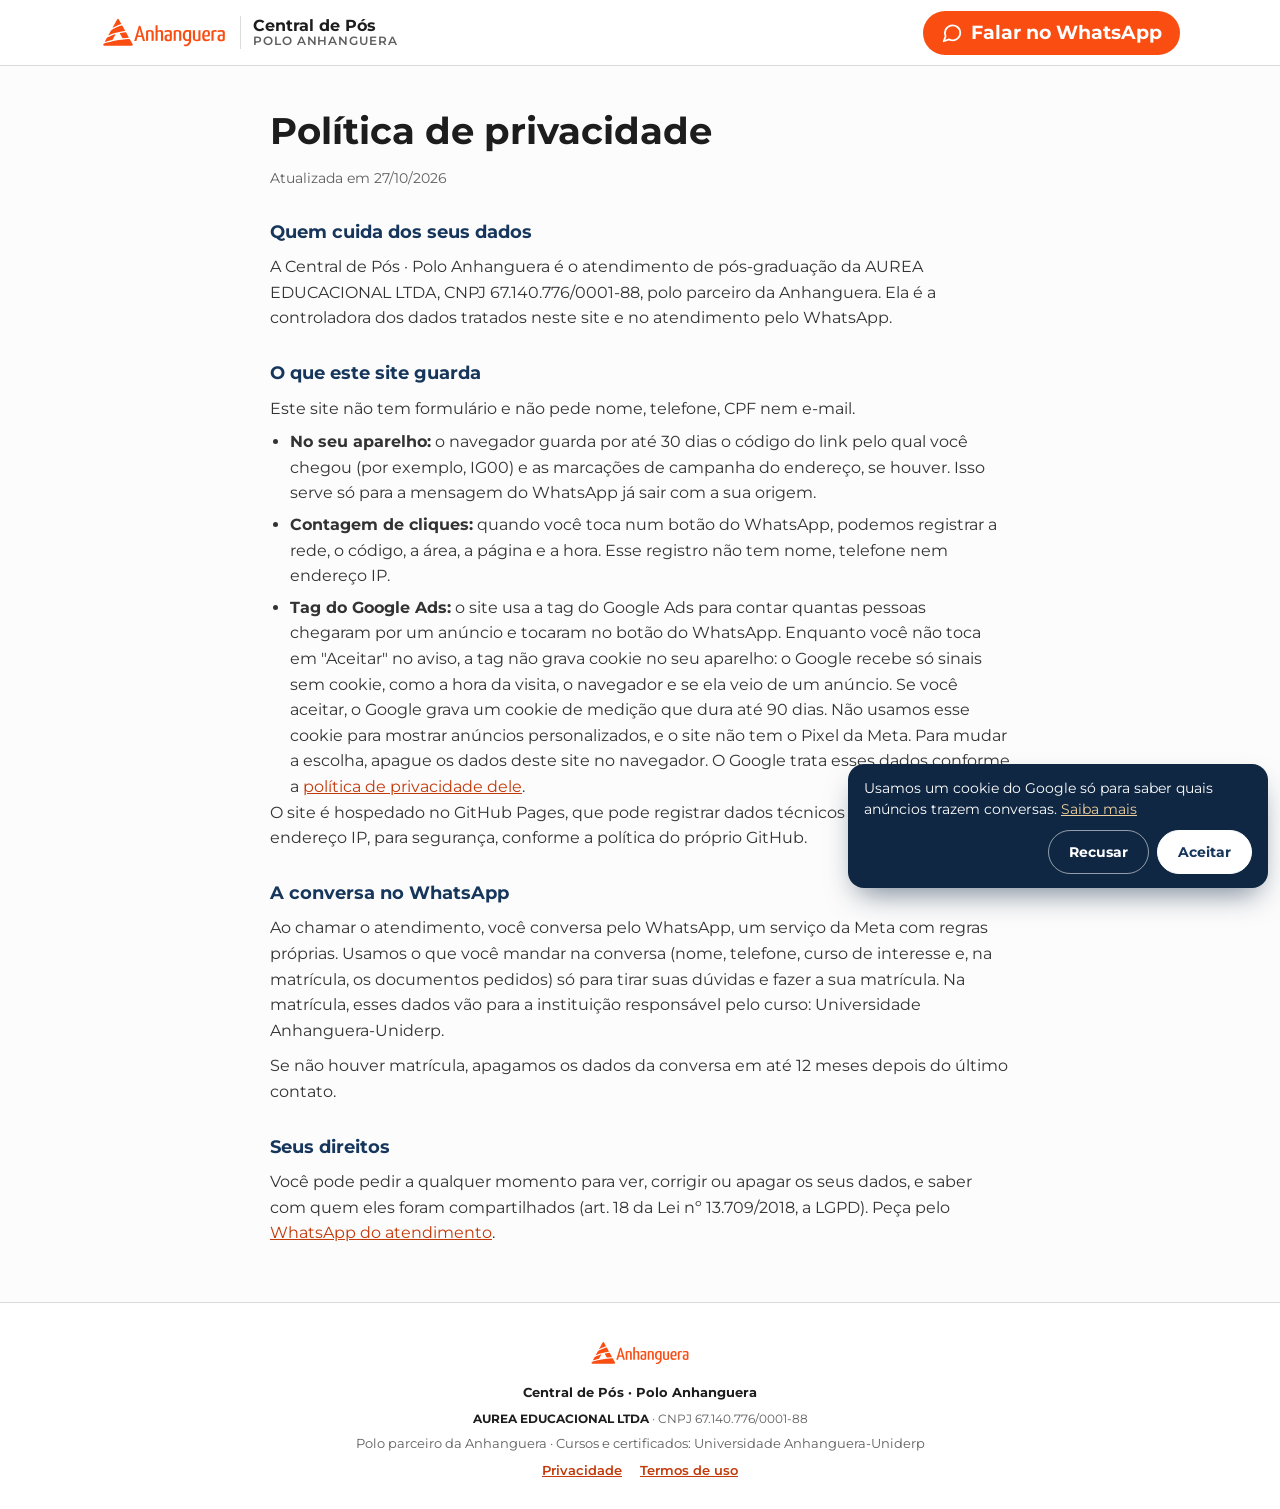
<file: privacidade/index.html>
<!DOCTYPE html>
<html lang="pt-BR">
<head>
<meta charset="utf-8">
<meta name="viewport" content="width=device-width, initial-scale=1, viewport-fit=cover">
<title>Política de privacidade | Central de Pós · Polo Anhanguera</title>
<meta name="description" content="Como a Central de Pós · Polo Anhanguera trata os dados de quem visita o site e conversa no WhatsApp.">

<link rel="canonical" href="https://centraldepos.com.br/privacidade/">
<meta property="og:type" content="website">
<meta property="og:locale" content="pt_BR">
<meta property="og:site_name" content="Central de Pós · Polo Anhanguera">
<meta property="og:title" content="Política de privacidade | Central de Pós · Polo Anhanguera">
<meta property="og:description" content="Como a Central de Pós · Polo Anhanguera trata os dados de quem visita o site e conversa no WhatsApp.">
<meta property="og:url" content="https://centraldepos.com.br/privacidade/">
<meta property="og:image" content="https://centraldepos.com.br/og.png">
<meta property="og:image:width" content="1200">
<meta property="og:image:height" content="630">
<meta name="twitter:card" content="summary_large_image">
<meta name="theme-color" content="#F94D12">
<link rel="preload" href="/fontes/montserrat-700.woff2" as="font" type="font/woff2" crossorigin>
<link rel="icon" href="/marca/icone.svg" type="image/svg+xml">
<style>
/* Central de Pós · Polo Anhanguera: identidade do site oficial da Anhanguera (Montserrat, laranja
   #F94D12 nos botões em pílula, azul-marinho #16365B, dourado #EDCF9F, cinzas #EDEDED/#DBDBDB),
   lida em 26/10/2026. Celular primeiro. Fonte própria: sem Google Fonts, mais rápido e sem terceiro.
   --laranja-texto é o laranja escurecido para texto pequeno passar no contraste mínimo (4,5:1). */
@font-face { font-family: 'Montserrat'; font-weight: 400; font-display: swap; src: url('/fontes/montserrat-400.woff2') format('woff2'); }
@font-face { font-family: 'Montserrat'; font-weight: 600; font-display: swap; src: url('/fontes/montserrat-600.woff2') format('woff2'); }
@font-face { font-family: 'Montserrat'; font-weight: 700; font-display: swap; src: url('/fontes/montserrat-700.woff2') format('woff2'); }

:root {
  --laranja: #F94D12;
  --laranja-forte: #D63E0B;
  --laranja-texto: #C2390A;
  --laranja-fundo: #FFF1EA;
  --azul: #16365B;
  --azul-claro: #1E4673;
  --azul-escuro: #0F2742;
  --dourado: #EDCF9F;
  --texto: #1D1D1D;
  --cinza-texto: #5F5F5F;
  --cinza-fundo: #EDEDED;
  --linha: #DBDBDB;
  --fundo: #FCFCFC;
  --branco: #FFFFFF;
  --raio: 16px;
  --sombra: 0 18px 40px -18px rgba(15, 39, 66, 0.35);
  --largura: 1120px;
}

*, *::before, *::after { box-sizing: border-box; }
html { -webkit-text-size-adjust: 100%; scroll-behavior: smooth; }
body {
  margin: 0;
  background: var(--fundo);
  color: var(--texto);
  font-family: 'Montserrat', system-ui, -apple-system, 'Segoe UI', Roboto, sans-serif;
  font-size: 1rem;
  line-height: 1.6;
  overflow-wrap: break-word;
}
img, svg { display: block; max-width: 100%; }
a { color: var(--laranja-texto); }
h1, h2, h3, p { margin: 0; }
ul, ol { margin: 0; padding: 0; list-style: none; }
.dentro { width: 100%; max-width: var(--largura); margin: 0 auto; padding: 0 20px; }
.inteiro { white-space: nowrap; }
a:focus-visible, summary:focus-visible { outline: 3px solid var(--laranja); outline-offset: 3px; }

/* Cabeçalho: logo oficial + "Central de Pós / Polo Anhanguera" */
.topo { position: sticky; top: 0; z-index: 20; background: var(--branco); border-bottom: 1px solid var(--linha); }
.topo__dentro { display: flex; align-items: center; justify-content: space-between; gap: 12px; max-width: var(--largura); margin: 0 auto; min-height: 64px; padding: 10px 20px; }
.marca { display: flex; align-items: center; gap: 12px; color: var(--texto); text-decoration: none; }
.marca__logo { width: 102px; height: auto; }
.marca__texto { display: flex; flex-direction: column; padding-left: 12px; border-left: 1px solid var(--linha); line-height: 1.2; }
.marca__texto strong { font-size: 0.9rem; }
.marca__texto span { font-size: 0.72rem; font-weight: 600; color: var(--cinza-texto); text-transform: uppercase; letter-spacing: 0.08em; }
.topo__whats { display: inline-flex; align-items: center; justify-content: center; gap: 8px; width: 44px; height: 44px; border-radius: 999px; background: var(--laranja); color: var(--branco); text-decoration: none; }
.topo__whats svg { width: 22px; height: 22px; flex: none; }
.topo__whats span { display: none; }

/* Botão principal: pílula laranja, como no site oficial */
.botao {
  display: inline-flex; align-items: center; justify-content: center; gap: 10px;
  width: 100%; max-width: 400px; min-height: 60px; padding: 14px 26px;
  border-radius: 999px; background: var(--laranja); color: var(--branco);
  font-weight: 700; font-size: 1.2rem; line-height: 1.25; text-align: center; text-decoration: none;
  box-shadow: 0 10px 24px -8px rgba(249, 77, 18, 0.55);
  transition: background-color 0.15s ease, transform 0.15s ease;
}
.botao svg { width: 24px; height: 24px; flex: none; }
.botao:hover { background: var(--laranja-forte); }
.botao:active { transform: scale(0.98); }

/* Banner azul com a geometria do triângulo do logo */
.banner {
  position: relative; overflow: hidden; color: var(--branco);
  background: radial-gradient(120% 90% at 100% 0%, var(--azul-claro) 0%, var(--azul) 55%, var(--azul-escuro) 100%);
  padding: 28px 0 104px;
}
.banner__geo { position: absolute; right: -150px; bottom: -40px; width: 460px; height: 460px; pointer-events: none; }
.banner__dentro { position: relative; animation: entrar 0.5s ease-out both; }
.selo-tag {
  display: inline-flex; flex-wrap: wrap; align-items: center; gap: 4px 8px; margin-bottom: 18px;
  padding: 7px 14px; border: 1px solid rgba(237, 207, 159, 0.55); border-radius: 999px;
  background: rgba(237, 207, 159, 0.1); color: var(--dourado);
  font-size: 0.74rem; font-weight: 700; letter-spacing: 0.06em; text-transform: uppercase;
}
.selo-tag__ponto { width: 6px; height: 6px; border-radius: 50%; background: var(--laranja); }
.rotulo { font-size: 0.8rem; font-weight: 600; color: rgba(255, 255, 255, 0.72); letter-spacing: 0.02em; margin-bottom: 10px; }
.banner h1 { font-size: clamp(2rem, 9vw, 3.4rem); font-weight: 700; line-height: 1.08; letter-spacing: -0.02em; max-width: 720px; margin-bottom: 16px; }
.banner h1 em { font-style: normal; color: var(--dourado); }
.banner__sub { font-size: 1.04rem; color: rgba(255, 255, 255, 0.86); max-width: 600px; margin-bottom: 26px; }

/* Quem atende */
.atendente { display: flex; align-items: center; gap: 12px; margin-top: 20px; }
.atendente__foto { flex: none; width: 52px; height: 52px; border-radius: 50%; object-fit: cover; border: 2px solid var(--dourado); }
.atendente__foto--letra { display: flex; align-items: center; justify-content: center; background: var(--laranja); color: var(--branco); font-weight: 700; font-size: 1.3rem; }
.atendente__nome { font-size: 0.9rem; line-height: 1.35; color: rgba(255, 255, 255, 0.8); }
.atendente__nome strong { color: var(--branco); }
.atendente__horario { display: flex; align-items: center; gap: 7px; font-size: 0.84rem; line-height: 1.4; color: rgba(255, 255, 255, 0.8); }
.atendente__ponto { flex: none; width: 9px; height: 9px; border-radius: 50%; background: rgba(255, 255, 255, 0.45); }
.atendente__horario--aberto .atendente__ponto { background: #5BD08A; box-shadow: 0 0 0 3px rgba(91, 208, 138, 0.25); }

/* Ficha de conferência: o cartão que sobe sobre o banner */
.ficha-lugar { position: relative; z-index: 2; margin-top: -72px; }
.ficha {
  padding: 22px 20px 18px; border-radius: var(--raio); background: var(--branco);
  border-top: 4px solid var(--laranja); box-shadow: var(--sombra);
  animation: entrar 0.6s 0.1s ease-out both;
}
.ficha__titulo { font-size: 0.78rem; font-weight: 700; text-transform: uppercase; letter-spacing: 0.08em; color: var(--laranja-texto); margin-bottom: 12px; }
.ficha__itens { display: grid; gap: 12px; }
.ficha__itens li { display: flex; gap: 12px; align-items: flex-start; }
.ficha__itens svg { flex: none; width: 22px; height: 22px; padding: 3px; margin-top: 1px; border-radius: 50%; background: var(--laranja); color: var(--branco); stroke-width: 3; }
.ficha__itens span { display: flex; flex-direction: column; font-size: 0.93rem; line-height: 1.4; color: var(--cinza-texto); }
.ficha__itens strong { color: var(--texto); font-size: 0.95rem; }
.ficha__nota { margin-top: 16px; padding-top: 14px; border-top: 1px dashed var(--linha); font-size: 0.84rem; color: var(--cinza-texto); }

/* Faixa cinza de vantagens (a parte da campanha some sozinha depois do fim) */
.vantagens { margin-top: 28px; padding: 26px 0; background: var(--cinza-fundo); }
.vantagens__lista { display: grid; gap: 14px; }
.vantagens__lista li { display: flex; align-items: center; gap: 12px; font-size: 1rem; }
.vantagens__lista svg { flex: none; width: 26px; height: 26px; color: var(--laranja); }
.vantagens__lista strong { font-weight: 700; }
.campanha { margin-bottom: 14px; padding-bottom: 16px; border-bottom: 1px solid var(--linha); }
.campanha__prazo { margin-top: 12px; font-size: 0.86rem; font-weight: 700; color: var(--laranja-texto); }
.campanha__notas { margin-top: 8px; font-size: 0.74rem; line-height: 1.5; color: var(--cinza-texto); }
.campanha__notas p + p { margin-top: 4px; }

/* Seções */
.secao { padding: 52px 0; }
.secao--cinza { background: var(--cinza-fundo); }
.sobretitulo { font-size: 0.78rem; font-weight: 700; text-transform: uppercase; letter-spacing: 0.08em; color: var(--laranja-texto); margin-bottom: 8px; }
.secao__titulo { font-size: clamp(1.55rem, 6vw, 2.3rem); font-weight: 700; line-height: 1.15; letter-spacing: -0.01em; margin-bottom: 10px; max-width: 680px; }
.secao__sub { color: var(--cinza-texto); margin-bottom: 26px; max-width: 620px; }

/* Áreas */
.areas { display: grid; grid-template-columns: 1fr; gap: 12px; }
.area {
  position: relative; display: flex; flex-direction: column; gap: 6px; padding: 18px 18px 16px 22px;
  border: 1px solid var(--linha); border-radius: var(--raio); background: var(--branco);
  color: var(--texto); text-decoration: none; overflow: hidden;
  transition: border-color 0.15s ease, box-shadow 0.15s ease, transform 0.15s ease;
}
.area::before { content: ''; position: absolute; left: 0; top: 16px; bottom: 16px; width: 4px; border-radius: 0 4px 4px 0; background: var(--laranja); }
.area:hover { border-color: var(--laranja); box-shadow: var(--sombra); transform: translateY(-2px); }
.area__topo { display: flex; align-items: baseline; justify-content: space-between; gap: 10px; }
.area__nome { font-weight: 700; font-size: 1.08rem; line-height: 1.3; }
.area__qtd { flex: none; padding: 2px 10px; border-radius: 999px; background: var(--cinza-fundo); font-size: 0.76rem; font-weight: 700; color: var(--cinza-texto); }
.area__ex { font-size: 0.88rem; color: var(--cinza-texto); line-height: 1.5; }
.area__cta { display: inline-flex; align-items: center; gap: 6px; margin-top: 4px; font-weight: 700; font-size: 0.95rem; color: var(--laranja-texto); }
.area__cta svg { width: 18px; height: 18px; }
.area--ajuda { border-color: var(--azul); background: var(--azul); color: var(--branco); }
.area--ajuda::before { background: var(--dourado); }
.area--ajuda .area__ex { color: rgba(255, 255, 255, 0.8); }
.area--ajuda .area__cta { color: var(--dourado); }
.area--destaque { border-color: var(--laranja); box-shadow: 0 0 0 3px var(--laranja-fundo); }

/* Passos */
.passos { display: grid; gap: 14px; }
.passo { display: flex; gap: 16px; align-items: flex-start; padding: 18px; border-radius: var(--raio); background: var(--branco); }
.passo__num { flex: none; font-size: 2.6rem; font-weight: 700; line-height: 1; color: var(--laranja); }
.passo h3 { font-size: 1.05rem; margin-bottom: 2px; }
.passo p { font-size: 0.93rem; color: var(--cinza-texto); }

/* Polo parceiro */
.institucional__dentro { display: grid; gap: 28px; }
.numero { display: flex; flex-direction: column; padding: 22px; border-radius: var(--raio); background: var(--azul); color: rgba(255, 255, 255, 0.85); font-size: 0.95rem; }
.numero strong { font-size: clamp(2.4rem, 11vw, 3.4rem); line-height: 1; color: var(--dourado); margin-bottom: 8px; letter-spacing: -0.02em; }
.institucional__logo { width: 136px; height: auto; margin-bottom: 14px; }
.institucional__texto h2 { font-size: 1.35rem; margin-bottom: 8px; }
.institucional__texto p { color: var(--cinza-texto); }

/* Perguntas */
.perguntas { display: grid; gap: 10px; max-width: 820px; }
.pergunta { border-radius: 12px; background: var(--branco); border: 1px solid var(--linha); }
.pergunta summary { display: flex; align-items: center; justify-content: space-between; gap: 16px; min-height: 58px; padding: 14px 18px; font-weight: 700; font-size: 1rem; cursor: pointer; list-style: none; }
.pergunta summary::-webkit-details-marker { display: none; }
.pergunta summary::after { content: '+'; flex: none; width: 28px; height: 28px; border-radius: 50%; background: var(--laranja-fundo); color: var(--laranja-texto); font-size: 1.25rem; font-weight: 600; line-height: 28px; text-align: center; }
.pergunta[open] summary::after { content: '–'; }
.pergunta p { padding: 0 18px 18px; color: var(--cinza-texto); font-size: 0.95rem; }

/* Chamada final */
.final { position: relative; overflow: hidden; padding: 60px 0; background: radial-gradient(120% 90% at 0% 100%, var(--azul-claro) 0%, var(--azul) 60%, var(--azul-escuro) 100%); color: var(--branco); text-align: center; }
.final__geo { position: absolute; left: -170px; top: -60px; width: 420px; height: 420px; pointer-events: none; }
.final__dentro { position: relative; display: flex; flex-direction: column; align-items: center; }
.final h2 { font-size: clamp(1.6rem, 6.5vw, 2.4rem); line-height: 1.15; max-width: 640px; margin-bottom: 12px; }
.final h2 em { font-style: normal; color: var(--dourado); }
.final p { color: rgba(255, 255, 255, 0.82); max-width: 520px; margin-bottom: 26px; }

/* Rodapé */
.rodape { padding: 32px 0 28px; background: var(--branco); border-top: 1px solid var(--linha); text-align: center; font-size: 0.8rem; color: var(--cinza-texto); }
.rodape__logo { width: 102px; height: auto; margin: 0 auto 12px; }
.rodape p + p { margin-top: 6px; }
.rodape__marca { font-weight: 700; color: var(--texto); }
.rodape__dados { font-size: 0.74rem; }
.rodape__dados strong { color: var(--texto); }
.rodape__links { display: flex; justify-content: center; gap: 18px; }
.rodape__links a { font-weight: 600; }

/* Barra flutuante do WhatsApp no celular */
.barra-whats {
  position: fixed; left: 12px; right: 12px; bottom: calc(12px + env(safe-area-inset-bottom)); z-index: 30;
  display: flex; align-items: center; justify-content: center; gap: 10px;
  min-height: 56px; padding: 10px 18px; border-radius: 999px;
  background: var(--laranja); color: var(--branco); font-weight: 700; font-size: 1.2rem; text-decoration: none;
  box-shadow: 0 14px 30px -10px rgba(15, 39, 66, 0.6);
  transition: transform 0.25s ease, opacity 0.25s ease;
}
.barra-whats svg { width: 24px; height: 24px; flex: none; }
.barra-whats--fora { transform: translateY(140%); opacity: 0; }
.com-barra { padding-bottom: calc(80px + env(safe-area-inset-bottom)); }

/* Aviso do cookie do Google Ads (só existe com a tag ligada) */
.cookies {
  position: fixed; left: 12px; right: 12px; bottom: calc(12px + env(safe-area-inset-bottom)); z-index: 40;
  display: flex; flex-direction: column; gap: 10px; padding: 14px 16px; border-radius: 16px;
  background: var(--azul-escuro); color: var(--branco); font-size: 0.9rem; line-height: 1.45;
  box-shadow: 0 14px 30px -10px rgba(15, 39, 66, 0.6);
}
.cookies[hidden] { display: none; }
.cookies a { color: var(--dourado); }
.cookies__botoes { display: flex; gap: 8px; justify-content: flex-end; }
.cookies__botao {
  min-height: 44px; padding: 0 20px; border-radius: 999px; border: 1px solid rgba(255, 255, 255, 0.55);
  background: transparent; color: inherit; font: inherit; font-weight: 700; cursor: pointer;
}
.cookies__botao--sim { background: var(--branco); border-color: var(--branco); color: var(--azul); }
.com-cookies .barra-whats { bottom: calc(var(--altura-cookies, 140px) + 24px + env(safe-area-inset-bottom)); }
@media (min-width: 640px) { .cookies { left: auto; width: 420px; } }

/* Páginas de texto (privacidade, termos) */
.texto { max-width: 780px; padding-top: 36px; padding-bottom: 56px; }
.texto h1 { font-size: clamp(1.7rem, 6vw, 2.3rem); margin-bottom: 6px; }
.texto h2 { font-size: 1.12rem; margin: 28px 0 8px; color: var(--azul); }
.texto p, .texto li { color: #333333; }
.texto p + p { margin-top: 10px; }
.texto ul { list-style: disc; padding-left: 20px; margin-top: 8px; }
.texto li + li { margin-top: 6px; }
.texto .atualizado { color: var(--cinza-texto); font-size: 0.88rem; }

@keyframes entrar { from { opacity: 0; transform: translateY(14px); } to { opacity: 1; transform: none; } }

@media (min-width: 640px) {
  .areas { grid-template-columns: repeat(2, 1fr); }
  .ficha__itens { grid-template-columns: repeat(2, 1fr); gap: 16px 24px; }
  .passos { grid-template-columns: repeat(3, 1fr); }
  .passo { flex-direction: column; gap: 10px; }
  .vantagens__lista { grid-template-columns: repeat(2, 1fr); }
  .secao { padding: 72px 0; }
  .topo__whats { width: auto; padding: 0 18px; font-weight: 700; font-size: 1.2rem; }
  .topo__whats span { display: inline; }
}
@media (min-width: 960px) {
  .marca__logo { width: 128px; }
  .marca__texto strong { font-size: 1rem; }
  .banner { padding: 64px 0 132px; }
  .banner__geo { right: 0; bottom: -60px; width: 620px; height: 620px; }
  .ficha-lugar { margin-top: -92px; }
  .ficha { padding: 26px 30px 22px; }
  .ficha__itens { grid-template-columns: repeat(4, 1fr); }
  .areas { grid-template-columns: repeat(3, 1fr); }
  .institucional__dentro { grid-template-columns: 0.9fr 1.1fr; align-items: center; gap: 48px; }
  .barra-whats { display: none; }
  .com-barra { padding-bottom: 0; }
}
@media (prefers-reduced-motion: reduce) {
  html { scroll-behavior: auto; }
  *, *::before, *::after { animation: none !important; transition: none !important; }
}
</style>

<script>
window.dataLayer = window.dataLayer || [];
function gtag() { dataLayer.push(arguments); }
gtag('consent', 'default', { ad_storage: 'denied', ad_user_data: 'denied', ad_personalization: 'denied', analytics_storage: 'denied' });
try { if (localStorage.getItem('cp_cookies') === 'sim') gtag('consent', 'update', { ad_storage: 'granted', ad_user_data: 'granted' }); } catch (e) {}
gtag('js', new Date());
gtag('config', 'AW-18540770966');
</script>
<script async src="https://www.googletagmanager.com/gtag/js?id=AW-18540770966"></script>
</head>
<body class="">
<header class="topo">
  <div class="topo__dentro">
    <a class="marca" href="/">
      <img class="marca__logo" src="/marca/anhanguera.svg" width="102" height="36" alt="Anhanguera">
      <span class="marca__texto"><strong>Central de Pós</strong><span>Polo Anhanguera</span></span>
    </a>
    <a class="topo__whats" data-whats data-posicao="cabecalho" href="https://wa.me/5519992467847?text=Oi!%20Vim%20pelo%20site%20e%20quero%20saber%20da%20p%C3%B3s%20(SITE)" rel="noopener" aria-label="Falar no WhatsApp"><svg viewBox="0 0 24 24" fill="none" stroke="currentColor" stroke-width="2" stroke-linecap="round" stroke-linejoin="round" aria-hidden="true"><path d="M21 11.5a8.4 8.4 0 0 1-12.3 7.5L3 21l2-5.4A8.4 8.4 0 1 1 21 11.5z"/></svg><span>Falar no WhatsApp</span></a>
  </div>
</header>
<main class="dentro texto">
  <h1>Política de privacidade</h1>
  <p class="atualizado">Atualizada em 27/10/2026</p>

  <h2>Quem cuida dos seus dados</h2>
  <p>A Central de Pós · Polo Anhanguera é o atendimento de pós-graduação da AUREA EDUCACIONAL LTDA, CNPJ 67.140.776/0001-88, polo parceiro da Anhanguera. Ela é a controladora dos dados tratados neste site e no atendimento pelo WhatsApp.</p>

  <h2>O que este site guarda</h2>
  <p>Este site não tem formulário e não pede nome, telefone, CPF nem e-mail.</p>
  <ul>
    <li><strong>No seu aparelho:</strong> o navegador guarda por até 30 dias o código do link pelo qual você chegou (por exemplo, IG00) e as marcações de campanha do endereço, se houver. Isso serve só para a mensagem do WhatsApp já sair com a sua origem.</li>
    <li><strong>Contagem de cliques:</strong> quando você toca num botão do WhatsApp, podemos registrar a rede, o código, a área, a página e a hora. Esse registro não tem nome, telefone nem endereço IP.</li>
    <li id="cookies"><strong>Tag do Google Ads:</strong> o site usa a tag do Google Ads para contar quantas pessoas chegaram por um anúncio e tocaram no botão do WhatsApp. Enquanto você não toca em "Aceitar" no aviso, a tag não grava cookie no seu aparelho: o Google recebe só sinais sem cookie, como a hora da visita, o navegador e se ela veio de um anúncio. Se você aceitar, o Google grava um cookie de medição que dura até 90 dias. Não usamos esse cookie para mostrar anúncios personalizados, e o site não tem o Pixel da Meta. Para mudar a escolha, apague os dados deste site no navegador. O Google trata esses dados conforme a <a href="https://policies.google.com/privacy" rel="noopener">política de privacidade dele</a>.</li>
  </ul>
  <p>O site é hospedado no GitHub Pages, que pode registrar dados técnicos de acesso, como o endereço IP, para segurança, conforme a política do próprio GitHub.</p>

  <h2>A conversa no WhatsApp</h2>
  <p>Ao chamar o atendimento, você conversa pelo WhatsApp, um serviço da Meta com regras próprias. Usamos o que você mandar na conversa (nome, telefone, curso de interesse e, na matrícula, os documentos pedidos) só para tirar suas dúvidas e fazer a sua matrícula. Na matrícula, esses dados vão para a instituição responsável pelo curso: Universidade Anhanguera-Uniderp.</p>
  <p>Se não houver matrícula, apagamos os dados da conversa em até 12 meses depois do último contato.</p>

  <h2>Seus direitos</h2>
  <p>Você pode pedir a qualquer momento para ver, corrigir ou apagar os seus dados, e saber com quem eles foram compartilhados (art. 18 da Lei nº 13.709/2018, a LGPD). Peça pelo <a data-whats data-posicao="privacidade" href="https://wa.me/5519992467847?text=Oi!%20Vim%20pelo%20site%20e%20quero%20saber%20da%20p%C3%B3s%20(SITE)" rel="noopener">WhatsApp do atendimento</a>.</p>
</main>
<footer class="rodape">
  <div class="dentro">
    <img class="rodape__logo" src="/marca/anhanguera.svg" width="102" height="36" alt="Anhanguera" loading="lazy">
    <p class="rodape__marca">Central de Pós · Polo Anhanguera</p>
    <p class="rodape__dados"><strong>AUREA EDUCACIONAL LTDA</strong> · CNPJ 67.140.776/0001-88</p>
    <p>Polo parceiro da Anhanguera · Cursos e certificados: Universidade Anhanguera-Uniderp</p>
    <p class="rodape__links"><a href="/privacidade/">Privacidade</a><a href="/termos/">Termos de uso</a></p>
  </div>
</footer>

<div class="cookies" data-cookies hidden>
  <p>Usamos um cookie do Google só para saber quais anúncios trazem conversas. <a href="/privacidade/#cookies">Saiba mais</a></p>
  <div class="cookies__botoes"><button type="button" class="cookies__botao" data-cookies-resposta="nao">Recusar</button><button type="button" class="cookies__botao cookies__botao--sim" data-cookies-resposta="sim">Aceitar</button></div>
</div>
<script>
/* Monta o link do WhatsApp do Manoel a partir do código da página e do ?c= da URL.
   O gerador embute este arquivo em cada página de link curto, para o redirecionamento
   não esperar o download de outro arquivo. */
var LINK_CURTO = (function () {
  var REDES = { IG: 'Instagram', FB: 'Facebook', TT: 'TikTok', KW: 'Kwai', YT: 'YouTube' };
  // Vídeo: rede + número com 2 dígitos (00 = bio). Palavra-chave: resposta automática do direct/Messenger.
  var CODIGO_VIDEO = /^(IG|FB|TT|KW|YT)(\d{2})$/;
  var CODIGO_PALAVRA = /^(IG|FB)(POS|MBA|CONCURSO|CARREIRA)$/;
  // Anúncio pago: AM = Meta (Facebook e Instagram), AG = Google, + número com 2 dígitos.
  var CODIGO_ANUNCIO = /^A[MG]\d{2}$/;

  function codigoValido(c) {
    c = String(c || '').trim().toUpperCase();
    return CODIGO_VIDEO.test(c) || CODIGO_PALAVRA.test(c) || CODIGO_ANUNCIO.test(c) ? c : '';
  }

  // codigo 'SITE' = chegou sem código de rede. area: nome de exibição, nos botões das áreas.
  function mensagem(codigo, area) {
    var video = CODIGO_VIDEO.exec(codigo);
    var origem = codigo === 'SITE' ? 'Vim pelo site'
      : CODIGO_ANUNCIO.test(codigo) ? 'Vi o anúncio'
      : video && video[2] !== '00' ? 'Vi o vídeo no ' + REDES[video[1]]
      : 'Vim pelo ' + REDES[codigo.slice(0, 2)];
    return 'Oi! ' + origem + ' e quero saber da pós' + (area ? ' em ' + area : '') + ' (' + codigo + ')';
  }

  function destino(numero, codigoPadrao, search) {
    var c = '';
    try { c = codigoValido(new URLSearchParams(search).get('c')); } catch (e) { /* navegador antigo: fica o padrão */ }
    var codigo = c || codigoPadrao;
    return { codigo: codigo, url: 'https://wa.me/' + numero + '?text=' + encodeURIComponent(mensagem(codigo)) };
  }

  return { codigoValido: codigoValido, mensagem: mensagem, destino: destino };
})();
/* Botões de WhatsApp das páginas da pós ([data-whats]): mensagem com o código de origem e a área,
   origem guardada por 30 dias e selo de campanha que some depois do fim ([data-fim]).
   O gerador embute este arquivo logo depois de link-curto.js. Sem JS, os botões já têm o link "SITE". */
(function () {
  var NUMERO = '5519992467847';
  var REGISTRO = 'https://script.google.com/macros/s/AKfycbxlmgBkimS9jM-YADeLRDGQW3NHT-YFVyA44D0PSASIK7uaaGnbGcVMj6Pq-QKvjibmcw/exec';
  var CONVERSAO = 'AW-18540770966/ypzKCIfQ3KsdEJbt9ohF'; // "AW-id/rótulo" da conversão do Google Ads, ou vazio sem a tag
  var TRINTA_DIAS = 30 * 24 * 60 * 60 * 1000;
  var REDE_DA_SIGLA = { IG: 'instagram', FB: 'facebook', TT: 'tiktok', KW: 'kwai', YT: 'youtube', AM: 'meta', AG: 'google' };
  var agora = Date.now();

  function ler(chave) {
    try {
      var v = JSON.parse(localStorage.getItem(chave) || 'null');
      return v && agora - v.em < TRINTA_DIAS ? v : null;
    } catch (e) { return null; }
  }
  function gravar(chave, valor) {
    try { localStorage.setItem(chave, JSON.stringify(valor)); } catch (e) { /* modo privado: segue sem guardar */ }
  }

  var params = null;
  try { params = new URLSearchParams(location.search); } catch (e) {}
  function parametro(nome) { return params ? String(params.get(nome) || '').slice(0, 100) : ''; }

  // Código da URL > último guardado (de um link curto ou visita anterior) > SITE.
  var daUrl = LINK_CURTO.codigoValido(parametro('c'));
  var ultimo = ler('cp_ultimo_codigo');
  var codigo = daUrl || (ultimo && LINK_CURTO.codigoValido(ultimo.c)) || 'SITE';
  if (daUrl) gravar('cp_ultimo_codigo', { c: daUrl, em: agora });

  // Primeiro toque: de onde a pessoa veio da primeira vez, mesmo que troque de página depois.
  var primeiro = ler('cp_primeiro');
  if (!primeiro) {
    primeiro = {
      c: codigo,
      utm_source: parametro('utm_source') || REDE_DA_SIGLA[codigo.slice(0, 2)] || '',
      utm_medium: parametro('utm_medium'),
      utm_campaign: parametro('utm_campaign'),
      utm_content: parametro('utm_content'),
      gclid: parametro('gclid'),
      fbclid: parametro('fbclid'),
      entrada: location.pathname,
      em: agora
    };
    gravar('cp_primeiro', primeiro);
  }

  function registrar(botao, area) {
    var posicao = botao.getAttribute('data-posicao') || '';
    if (REGISTRO && navigator.sendBeacon) {
      // Não segura a ida para o WhatsApp: se falhar, a pessoa chega lá do mesmo jeito.
      var dados = JSON.stringify({ tipo: 'clique', rede: 'site', codigo: codigo, primeiro: primeiro.c, area: area, posicao: posicao, pagina: location.pathname, quando: new Date().toISOString() });
      try { navigator.sendBeacon(REGISTRO, new Blob([dados], { type: 'text/plain;charset=utf-8' })); } catch (e) {}
    }
    if (typeof window.gtag === 'function') {
      try { window.gtag('event', 'whatsapp_clique', { codigo: codigo, area: area, posicao: posicao }); } catch (e) {}
      if (CONVERSAO) {
        try { window.gtag('event', 'conversion', { send_to: CONVERSAO }); } catch (e) {}
      }
    }
  }

  var botoes = document.querySelectorAll('[data-whats]');
  for (var i = 0; i < botoes.length; i++) {
    (function (botao) {
      var area = botao.getAttribute('data-area') || '';
      botao.setAttribute('href', 'https://wa.me/' + NUMERO + '?text=' + encodeURIComponent(LINK_CURTO.mensagem(codigo, area)));
      botao.addEventListener('click', function () { registrar(botao, area); });
    })(botoes[i]);
  }

  // Oferta vencida não fica no ar, nem com a página em cache.
  var selos = document.querySelectorAll('[data-fim]');
  for (var j = 0; j < selos.length; j++) {
    var fimTexto = selos[j].getAttribute('data-fim');
    if (!(agora <= Date.parse(fimTexto))) { selos[j].parentNode.removeChild(selos[j]); continue; }
    var faltam = selos[j].querySelector('[data-faltam]');
    if (faltam) faltam.textContent = textoFaltam(fimTexto);
  }

  // Horário do atendimento pelo relógio de Brasília: diz se está aberto agora ou quando o atendimento volta,
  // para quem chama à noite não achar que ninguém atende. Sem JS, fica o horário por extenso.
  var horario = document.querySelector('[data-horario]');
  if (horario) {
    var situacao = situacaoAtendimento();
    horario.textContent = situacao.texto;
    if (situacao.aberto) horario.parentNode.classList.add('atendente__horario--aberto');
  }

  function situacaoAtendimento() {
    var DIAS = [1,2,3,4,5,6], ABRE = 8, FECHA = 19;
    var QUANDO = ['no domingo', 'na segunda', 'na terça', 'na quarta', 'na quinta', 'na sexta', 'no sábado'];
    var b = new Date(agora - 3 * 60 * 60 * 1000);
    var dia = b.getUTCDay();
    var hora = b.getUTCHours() + b.getUTCMinutes() / 60;
    var abreHoje = DIAS.indexOf(dia) >= 0;
    if (abreHoje && hora >= ABRE && hora < FECHA) return { aberto: true, texto: 'Atendimento aberto agora, até as ' + FECHA + 'h' };
    if (abreHoje && hora < ABRE) return { aberto: false, texto: 'Pode mandar: responde hoje a partir das ' + ABRE + 'h' };
    for (var n = 1; n <= 7; n++) {
      var proximo = (dia + n) % 7;
      if (DIAS.indexOf(proximo) >= 0) return { aberto: false, texto: 'Pode mandar: responde ' + (n === 1 ? 'amanhã' : QUANDO[proximo]) + ' a partir das ' + ABRE + 'h' };
    }
    return { aberto: false, texto: horario.textContent };
  }

  // Prazo real, em dias de calendário no horário de Brasília (UTC-3, sem horário de verão).
  function textoFaltam(fimTexto) {
    var hoje = new Date(agora - 3 * 60 * 60 * 1000);
    var p = fimTexto.slice(0, 10).split('-');
    var dias = Math.round((Date.UTC(+p[0], p[1] - 1, +p[2]) - Date.UTC(hoje.getUTCFullYear(), hoje.getUTCMonth(), hoje.getUTCDate())) / (24 * 60 * 60 * 1000));
    if (dias <= 0) return 'termina hoje às 23h59';
    if (dias === 1) return 'termina amanhã';
    return 'faltam ' + dias + ' dias';
  }

  // Barra fixa do celular: só aparece quando nem o botão do topo nem o da chamada final estão na tela,
  // para não repetir o mesmo convite. Sem IntersectionObserver, a barra fica sempre visível.
  var barra = document.querySelector('.barra-whats');
  var principais = document.querySelectorAll('.banner .botao, .final .botao');
  if (barra && principais.length && 'IntersectionObserver' in window) {
    var visiveis = {};
    barra.classList.add('barra-whats--fora');
    var observador = new IntersectionObserver(function (registros) {
      for (var k = 0; k < registros.length; k++) visiveis[registros[k].target.getAttribute('data-posicao')] = registros[k].isIntersecting;
      barra.classList.toggle('barra-whats--fora', !!(visiveis.topo || visiveis.final));
    });
    for (var m = 0; m < principais.length; m++) observador.observe(principais[m]);
  }

  // Aviso do cookie do Google Ads: só existe na página quando a tag está ligada, e some depois da resposta.
  // Enquanto ele está na tela, a barra do WhatsApp sobe para ficar acima dele.
  var aviso = document.querySelector('[data-cookies]');
  var respondeu = null;
  try { respondeu = localStorage.getItem('cp_cookies'); } catch (e) {}
  if (aviso && respondeu !== 'sim' && respondeu !== 'nao') {
    aviso.hidden = false;
    document.body.classList.add('com-cookies');
    document.body.style.setProperty('--altura-cookies', aviso.offsetHeight + 'px');
    var respostas = aviso.querySelectorAll('[data-cookies-resposta]');
    for (var r = 0; r < respostas.length; r++) {
      respostas[r].addEventListener('click', function () {
        var resposta = this.getAttribute('data-cookies-resposta');
        try { localStorage.setItem('cp_cookies', resposta); } catch (e) {}
        if (resposta === 'sim' && typeof window.gtag === 'function') {
          try { window.gtag('consent', 'update', { ad_storage: 'granted', ad_user_data: 'granted' }); } catch (e) {}
        }
        aviso.hidden = true;
        document.body.classList.remove('com-cookies');
      });
    }
  }

  // ?area=saude (vídeo de área): leva direto ao cartão da área.
  var slug = parametro('area').replace(/[^a-z]/g, '');
  var alvo = slug && document.getElementById('area-' + slug);
  if (alvo) {
    alvo.classList.add('area--destaque');
    try { alvo.scrollIntoView({ block: 'center' }); } catch (e) {}
  }
})();
</script>
</body>
</html>
</file>
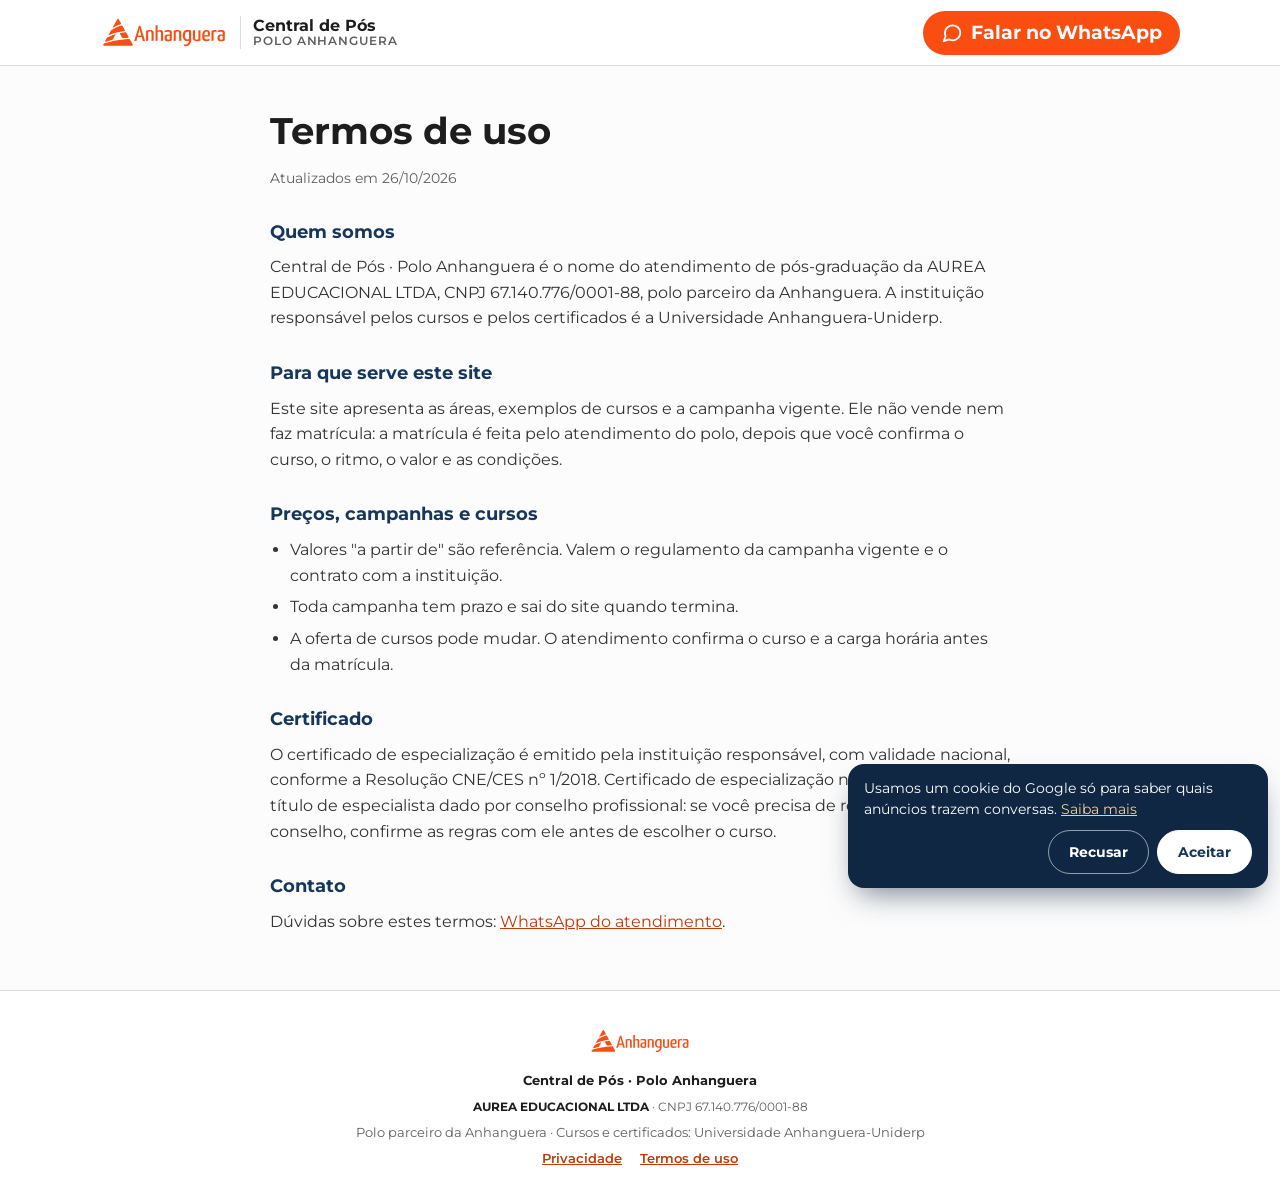
<file: termos/index.html>
<!DOCTYPE html>
<html lang="pt-BR">
<head>
<meta charset="utf-8">
<meta name="viewport" content="width=device-width, initial-scale=1, viewport-fit=cover">
<title>Termos de uso | Central de Pós · Polo Anhanguera</title>
<meta name="description" content="Termos de uso do site da Central de Pós · Polo Anhanguera.">

<link rel="canonical" href="https://centraldepos.com.br/termos/">
<meta property="og:type" content="website">
<meta property="og:locale" content="pt_BR">
<meta property="og:site_name" content="Central de Pós · Polo Anhanguera">
<meta property="og:title" content="Termos de uso | Central de Pós · Polo Anhanguera">
<meta property="og:description" content="Termos de uso do site da Central de Pós · Polo Anhanguera.">
<meta property="og:url" content="https://centraldepos.com.br/termos/">
<meta property="og:image" content="https://centraldepos.com.br/og.png">
<meta property="og:image:width" content="1200">
<meta property="og:image:height" content="630">
<meta name="twitter:card" content="summary_large_image">
<meta name="theme-color" content="#F94D12">
<link rel="preload" href="/fontes/montserrat-700.woff2" as="font" type="font/woff2" crossorigin>
<link rel="icon" href="/marca/icone.svg" type="image/svg+xml">
<style>
/* Central de Pós · Polo Anhanguera: identidade do site oficial da Anhanguera (Montserrat, laranja
   #F94D12 nos botões em pílula, azul-marinho #16365B, dourado #EDCF9F, cinzas #EDEDED/#DBDBDB),
   lida em 26/10/2026. Celular primeiro. Fonte própria: sem Google Fonts, mais rápido e sem terceiro.
   --laranja-texto é o laranja escurecido para texto pequeno passar no contraste mínimo (4,5:1). */
@font-face { font-family: 'Montserrat'; font-weight: 400; font-display: swap; src: url('/fontes/montserrat-400.woff2') format('woff2'); }
@font-face { font-family: 'Montserrat'; font-weight: 600; font-display: swap; src: url('/fontes/montserrat-600.woff2') format('woff2'); }
@font-face { font-family: 'Montserrat'; font-weight: 700; font-display: swap; src: url('/fontes/montserrat-700.woff2') format('woff2'); }

:root {
  --laranja: #F94D12;
  --laranja-forte: #D63E0B;
  --laranja-texto: #C2390A;
  --laranja-fundo: #FFF1EA;
  --azul: #16365B;
  --azul-claro: #1E4673;
  --azul-escuro: #0F2742;
  --dourado: #EDCF9F;
  --texto: #1D1D1D;
  --cinza-texto: #5F5F5F;
  --cinza-fundo: #EDEDED;
  --linha: #DBDBDB;
  --fundo: #FCFCFC;
  --branco: #FFFFFF;
  --raio: 16px;
  --sombra: 0 18px 40px -18px rgba(15, 39, 66, 0.35);
  --largura: 1120px;
}

*, *::before, *::after { box-sizing: border-box; }
html { -webkit-text-size-adjust: 100%; scroll-behavior: smooth; }
body {
  margin: 0;
  background: var(--fundo);
  color: var(--texto);
  font-family: 'Montserrat', system-ui, -apple-system, 'Segoe UI', Roboto, sans-serif;
  font-size: 1rem;
  line-height: 1.6;
  overflow-wrap: break-word;
}
img, svg { display: block; max-width: 100%; }
a { color: var(--laranja-texto); }
h1, h2, h3, p { margin: 0; }
ul, ol { margin: 0; padding: 0; list-style: none; }
.dentro { width: 100%; max-width: var(--largura); margin: 0 auto; padding: 0 20px; }
.inteiro { white-space: nowrap; }
a:focus-visible, summary:focus-visible { outline: 3px solid var(--laranja); outline-offset: 3px; }

/* Cabeçalho: logo oficial + "Central de Pós / Polo Anhanguera" */
.topo { position: sticky; top: 0; z-index: 20; background: var(--branco); border-bottom: 1px solid var(--linha); }
.topo__dentro { display: flex; align-items: center; justify-content: space-between; gap: 12px; max-width: var(--largura); margin: 0 auto; min-height: 64px; padding: 10px 20px; }
.marca { display: flex; align-items: center; gap: 12px; color: var(--texto); text-decoration: none; }
.marca__logo { width: 102px; height: auto; }
.marca__texto { display: flex; flex-direction: column; padding-left: 12px; border-left: 1px solid var(--linha); line-height: 1.2; }
.marca__texto strong { font-size: 0.9rem; }
.marca__texto span { font-size: 0.72rem; font-weight: 600; color: var(--cinza-texto); text-transform: uppercase; letter-spacing: 0.08em; }
.topo__whats { display: inline-flex; align-items: center; justify-content: center; gap: 8px; width: 44px; height: 44px; border-radius: 999px; background: var(--laranja); color: var(--branco); text-decoration: none; }
.topo__whats svg { width: 22px; height: 22px; flex: none; }
.topo__whats span { display: none; }

/* Botão principal: pílula laranja, como no site oficial */
.botao {
  display: inline-flex; align-items: center; justify-content: center; gap: 10px;
  width: 100%; max-width: 400px; min-height: 60px; padding: 14px 26px;
  border-radius: 999px; background: var(--laranja); color: var(--branco);
  font-weight: 700; font-size: 1.2rem; line-height: 1.25; text-align: center; text-decoration: none;
  box-shadow: 0 10px 24px -8px rgba(249, 77, 18, 0.55);
  transition: background-color 0.15s ease, transform 0.15s ease;
}
.botao svg { width: 24px; height: 24px; flex: none; }
.botao:hover { background: var(--laranja-forte); }
.botao:active { transform: scale(0.98); }

/* Banner azul com a geometria do triângulo do logo */
.banner {
  position: relative; overflow: hidden; color: var(--branco);
  background: radial-gradient(120% 90% at 100% 0%, var(--azul-claro) 0%, var(--azul) 55%, var(--azul-escuro) 100%);
  padding: 28px 0 104px;
}
.banner__geo { position: absolute; right: -150px; bottom: -40px; width: 460px; height: 460px; pointer-events: none; }
.banner__dentro { position: relative; animation: entrar 0.5s ease-out both; }
.selo-tag {
  display: inline-flex; flex-wrap: wrap; align-items: center; gap: 4px 8px; margin-bottom: 18px;
  padding: 7px 14px; border: 1px solid rgba(237, 207, 159, 0.55); border-radius: 999px;
  background: rgba(237, 207, 159, 0.1); color: var(--dourado);
  font-size: 0.74rem; font-weight: 700; letter-spacing: 0.06em; text-transform: uppercase;
}
.selo-tag__ponto { width: 6px; height: 6px; border-radius: 50%; background: var(--laranja); }
.rotulo { font-size: 0.8rem; font-weight: 600; color: rgba(255, 255, 255, 0.72); letter-spacing: 0.02em; margin-bottom: 10px; }
.banner h1 { font-size: clamp(2rem, 9vw, 3.4rem); font-weight: 700; line-height: 1.08; letter-spacing: -0.02em; max-width: 720px; margin-bottom: 16px; }
.banner h1 em { font-style: normal; color: var(--dourado); }
.banner__sub { font-size: 1.04rem; color: rgba(255, 255, 255, 0.86); max-width: 600px; margin-bottom: 26px; }

/* Quem atende */
.atendente { display: flex; align-items: center; gap: 12px; margin-top: 20px; }
.atendente__foto { flex: none; width: 52px; height: 52px; border-radius: 50%; object-fit: cover; border: 2px solid var(--dourado); }
.atendente__foto--letra { display: flex; align-items: center; justify-content: center; background: var(--laranja); color: var(--branco); font-weight: 700; font-size: 1.3rem; }
.atendente__nome { font-size: 0.9rem; line-height: 1.35; color: rgba(255, 255, 255, 0.8); }
.atendente__nome strong { color: var(--branco); }
.atendente__horario { display: flex; align-items: center; gap: 7px; font-size: 0.84rem; line-height: 1.4; color: rgba(255, 255, 255, 0.8); }
.atendente__ponto { flex: none; width: 9px; height: 9px; border-radius: 50%; background: rgba(255, 255, 255, 0.45); }
.atendente__horario--aberto .atendente__ponto { background: #5BD08A; box-shadow: 0 0 0 3px rgba(91, 208, 138, 0.25); }

/* Ficha de conferência: o cartão que sobe sobre o banner */
.ficha-lugar { position: relative; z-index: 2; margin-top: -72px; }
.ficha {
  padding: 22px 20px 18px; border-radius: var(--raio); background: var(--branco);
  border-top: 4px solid var(--laranja); box-shadow: var(--sombra);
  animation: entrar 0.6s 0.1s ease-out both;
}
.ficha__titulo { font-size: 0.78rem; font-weight: 700; text-transform: uppercase; letter-spacing: 0.08em; color: var(--laranja-texto); margin-bottom: 12px; }
.ficha__itens { display: grid; gap: 12px; }
.ficha__itens li { display: flex; gap: 12px; align-items: flex-start; }
.ficha__itens svg { flex: none; width: 22px; height: 22px; padding: 3px; margin-top: 1px; border-radius: 50%; background: var(--laranja); color: var(--branco); stroke-width: 3; }
.ficha__itens span { display: flex; flex-direction: column; font-size: 0.93rem; line-height: 1.4; color: var(--cinza-texto); }
.ficha__itens strong { color: var(--texto); font-size: 0.95rem; }
.ficha__nota { margin-top: 16px; padding-top: 14px; border-top: 1px dashed var(--linha); font-size: 0.84rem; color: var(--cinza-texto); }

/* Faixa cinza de vantagens (a parte da campanha some sozinha depois do fim) */
.vantagens { margin-top: 28px; padding: 26px 0; background: var(--cinza-fundo); }
.vantagens__lista { display: grid; gap: 14px; }
.vantagens__lista li { display: flex; align-items: center; gap: 12px; font-size: 1rem; }
.vantagens__lista svg { flex: none; width: 26px; height: 26px; color: var(--laranja); }
.vantagens__lista strong { font-weight: 700; }
.campanha { margin-bottom: 14px; padding-bottom: 16px; border-bottom: 1px solid var(--linha); }
.campanha__prazo { margin-top: 12px; font-size: 0.86rem; font-weight: 700; color: var(--laranja-texto); }
.campanha__notas { margin-top: 8px; font-size: 0.74rem; line-height: 1.5; color: var(--cinza-texto); }
.campanha__notas p + p { margin-top: 4px; }

/* Seções */
.secao { padding: 52px 0; }
.secao--cinza { background: var(--cinza-fundo); }
.sobretitulo { font-size: 0.78rem; font-weight: 700; text-transform: uppercase; letter-spacing: 0.08em; color: var(--laranja-texto); margin-bottom: 8px; }
.secao__titulo { font-size: clamp(1.55rem, 6vw, 2.3rem); font-weight: 700; line-height: 1.15; letter-spacing: -0.01em; margin-bottom: 10px; max-width: 680px; }
.secao__sub { color: var(--cinza-texto); margin-bottom: 26px; max-width: 620px; }

/* Áreas */
.areas { display: grid; grid-template-columns: 1fr; gap: 12px; }
.area {
  position: relative; display: flex; flex-direction: column; gap: 6px; padding: 18px 18px 16px 22px;
  border: 1px solid var(--linha); border-radius: var(--raio); background: var(--branco);
  color: var(--texto); text-decoration: none; overflow: hidden;
  transition: border-color 0.15s ease, box-shadow 0.15s ease, transform 0.15s ease;
}
.area::before { content: ''; position: absolute; left: 0; top: 16px; bottom: 16px; width: 4px; border-radius: 0 4px 4px 0; background: var(--laranja); }
.area:hover { border-color: var(--laranja); box-shadow: var(--sombra); transform: translateY(-2px); }
.area__topo { display: flex; align-items: baseline; justify-content: space-between; gap: 10px; }
.area__nome { font-weight: 700; font-size: 1.08rem; line-height: 1.3; }
.area__qtd { flex: none; padding: 2px 10px; border-radius: 999px; background: var(--cinza-fundo); font-size: 0.76rem; font-weight: 700; color: var(--cinza-texto); }
.area__ex { font-size: 0.88rem; color: var(--cinza-texto); line-height: 1.5; }
.area__cta { display: inline-flex; align-items: center; gap: 6px; margin-top: 4px; font-weight: 700; font-size: 0.95rem; color: var(--laranja-texto); }
.area__cta svg { width: 18px; height: 18px; }
.area--ajuda { border-color: var(--azul); background: var(--azul); color: var(--branco); }
.area--ajuda::before { background: var(--dourado); }
.area--ajuda .area__ex { color: rgba(255, 255, 255, 0.8); }
.area--ajuda .area__cta { color: var(--dourado); }
.area--destaque { border-color: var(--laranja); box-shadow: 0 0 0 3px var(--laranja-fundo); }

/* Passos */
.passos { display: grid; gap: 14px; }
.passo { display: flex; gap: 16px; align-items: flex-start; padding: 18px; border-radius: var(--raio); background: var(--branco); }
.passo__num { flex: none; font-size: 2.6rem; font-weight: 700; line-height: 1; color: var(--laranja); }
.passo h3 { font-size: 1.05rem; margin-bottom: 2px; }
.passo p { font-size: 0.93rem; color: var(--cinza-texto); }

/* Polo parceiro */
.institucional__dentro { display: grid; gap: 28px; }
.numero { display: flex; flex-direction: column; padding: 22px; border-radius: var(--raio); background: var(--azul); color: rgba(255, 255, 255, 0.85); font-size: 0.95rem; }
.numero strong { font-size: clamp(2.4rem, 11vw, 3.4rem); line-height: 1; color: var(--dourado); margin-bottom: 8px; letter-spacing: -0.02em; }
.institucional__logo { width: 136px; height: auto; margin-bottom: 14px; }
.institucional__texto h2 { font-size: 1.35rem; margin-bottom: 8px; }
.institucional__texto p { color: var(--cinza-texto); }

/* Perguntas */
.perguntas { display: grid; gap: 10px; max-width: 820px; }
.pergunta { border-radius: 12px; background: var(--branco); border: 1px solid var(--linha); }
.pergunta summary { display: flex; align-items: center; justify-content: space-between; gap: 16px; min-height: 58px; padding: 14px 18px; font-weight: 700; font-size: 1rem; cursor: pointer; list-style: none; }
.pergunta summary::-webkit-details-marker { display: none; }
.pergunta summary::after { content: '+'; flex: none; width: 28px; height: 28px; border-radius: 50%; background: var(--laranja-fundo); color: var(--laranja-texto); font-size: 1.25rem; font-weight: 600; line-height: 28px; text-align: center; }
.pergunta[open] summary::after { content: '–'; }
.pergunta p { padding: 0 18px 18px; color: var(--cinza-texto); font-size: 0.95rem; }

/* Chamada final */
.final { position: relative; overflow: hidden; padding: 60px 0; background: radial-gradient(120% 90% at 0% 100%, var(--azul-claro) 0%, var(--azul) 60%, var(--azul-escuro) 100%); color: var(--branco); text-align: center; }
.final__geo { position: absolute; left: -170px; top: -60px; width: 420px; height: 420px; pointer-events: none; }
.final__dentro { position: relative; display: flex; flex-direction: column; align-items: center; }
.final h2 { font-size: clamp(1.6rem, 6.5vw, 2.4rem); line-height: 1.15; max-width: 640px; margin-bottom: 12px; }
.final h2 em { font-style: normal; color: var(--dourado); }
.final p { color: rgba(255, 255, 255, 0.82); max-width: 520px; margin-bottom: 26px; }

/* Rodapé */
.rodape { padding: 32px 0 28px; background: var(--branco); border-top: 1px solid var(--linha); text-align: center; font-size: 0.8rem; color: var(--cinza-texto); }
.rodape__logo { width: 102px; height: auto; margin: 0 auto 12px; }
.rodape p + p { margin-top: 6px; }
.rodape__marca { font-weight: 700; color: var(--texto); }
.rodape__dados { font-size: 0.74rem; }
.rodape__dados strong { color: var(--texto); }
.rodape__links { display: flex; justify-content: center; gap: 18px; }
.rodape__links a { font-weight: 600; }

/* Barra flutuante do WhatsApp no celular */
.barra-whats {
  position: fixed; left: 12px; right: 12px; bottom: calc(12px + env(safe-area-inset-bottom)); z-index: 30;
  display: flex; align-items: center; justify-content: center; gap: 10px;
  min-height: 56px; padding: 10px 18px; border-radius: 999px;
  background: var(--laranja); color: var(--branco); font-weight: 700; font-size: 1.2rem; text-decoration: none;
  box-shadow: 0 14px 30px -10px rgba(15, 39, 66, 0.6);
  transition: transform 0.25s ease, opacity 0.25s ease;
}
.barra-whats svg { width: 24px; height: 24px; flex: none; }
.barra-whats--fora { transform: translateY(140%); opacity: 0; }
.com-barra { padding-bottom: calc(80px + env(safe-area-inset-bottom)); }

/* Aviso do cookie do Google Ads (só existe com a tag ligada) */
.cookies {
  position: fixed; left: 12px; right: 12px; bottom: calc(12px + env(safe-area-inset-bottom)); z-index: 40;
  display: flex; flex-direction: column; gap: 10px; padding: 14px 16px; border-radius: 16px;
  background: var(--azul-escuro); color: var(--branco); font-size: 0.9rem; line-height: 1.45;
  box-shadow: 0 14px 30px -10px rgba(15, 39, 66, 0.6);
}
.cookies[hidden] { display: none; }
.cookies a { color: var(--dourado); }
.cookies__botoes { display: flex; gap: 8px; justify-content: flex-end; }
.cookies__botao {
  min-height: 44px; padding: 0 20px; border-radius: 999px; border: 1px solid rgba(255, 255, 255, 0.55);
  background: transparent; color: inherit; font: inherit; font-weight: 700; cursor: pointer;
}
.cookies__botao--sim { background: var(--branco); border-color: var(--branco); color: var(--azul); }
.com-cookies .barra-whats { bottom: calc(var(--altura-cookies, 140px) + 24px + env(safe-area-inset-bottom)); }
@media (min-width: 640px) { .cookies { left: auto; width: 420px; } }

/* Páginas de texto (privacidade, termos) */
.texto { max-width: 780px; padding-top: 36px; padding-bottom: 56px; }
.texto h1 { font-size: clamp(1.7rem, 6vw, 2.3rem); margin-bottom: 6px; }
.texto h2 { font-size: 1.12rem; margin: 28px 0 8px; color: var(--azul); }
.texto p, .texto li { color: #333333; }
.texto p + p { margin-top: 10px; }
.texto ul { list-style: disc; padding-left: 20px; margin-top: 8px; }
.texto li + li { margin-top: 6px; }
.texto .atualizado { color: var(--cinza-texto); font-size: 0.88rem; }

@keyframes entrar { from { opacity: 0; transform: translateY(14px); } to { opacity: 1; transform: none; } }

@media (min-width: 640px) {
  .areas { grid-template-columns: repeat(2, 1fr); }
  .ficha__itens { grid-template-columns: repeat(2, 1fr); gap: 16px 24px; }
  .passos { grid-template-columns: repeat(3, 1fr); }
  .passo { flex-direction: column; gap: 10px; }
  .vantagens__lista { grid-template-columns: repeat(2, 1fr); }
  .secao { padding: 72px 0; }
  .topo__whats { width: auto; padding: 0 18px; font-weight: 700; font-size: 1.2rem; }
  .topo__whats span { display: inline; }
}
@media (min-width: 960px) {
  .marca__logo { width: 128px; }
  .marca__texto strong { font-size: 1rem; }
  .banner { padding: 64px 0 132px; }
  .banner__geo { right: 0; bottom: -60px; width: 620px; height: 620px; }
  .ficha-lugar { margin-top: -92px; }
  .ficha { padding: 26px 30px 22px; }
  .ficha__itens { grid-template-columns: repeat(4, 1fr); }
  .areas { grid-template-columns: repeat(3, 1fr); }
  .institucional__dentro { grid-template-columns: 0.9fr 1.1fr; align-items: center; gap: 48px; }
  .barra-whats { display: none; }
  .com-barra { padding-bottom: 0; }
}
@media (prefers-reduced-motion: reduce) {
  html { scroll-behavior: auto; }
  *, *::before, *::after { animation: none !important; transition: none !important; }
}
</style>

<script>
window.dataLayer = window.dataLayer || [];
function gtag() { dataLayer.push(arguments); }
gtag('consent', 'default', { ad_storage: 'denied', ad_user_data: 'denied', ad_personalization: 'denied', analytics_storage: 'denied' });
try { if (localStorage.getItem('cp_cookies') === 'sim') gtag('consent', 'update', { ad_storage: 'granted', ad_user_data: 'granted' }); } catch (e) {}
gtag('js', new Date());
gtag('config', 'AW-18540770966');
</script>
<script async src="https://www.googletagmanager.com/gtag/js?id=AW-18540770966"></script>
</head>
<body class="">
<header class="topo">
  <div class="topo__dentro">
    <a class="marca" href="/">
      <img class="marca__logo" src="/marca/anhanguera.svg" width="102" height="36" alt="Anhanguera">
      <span class="marca__texto"><strong>Central de Pós</strong><span>Polo Anhanguera</span></span>
    </a>
    <a class="topo__whats" data-whats data-posicao="cabecalho" href="https://wa.me/5519992467847?text=Oi!%20Vim%20pelo%20site%20e%20quero%20saber%20da%20p%C3%B3s%20(SITE)" rel="noopener" aria-label="Falar no WhatsApp"><svg viewBox="0 0 24 24" fill="none" stroke="currentColor" stroke-width="2" stroke-linecap="round" stroke-linejoin="round" aria-hidden="true"><path d="M21 11.5a8.4 8.4 0 0 1-12.3 7.5L3 21l2-5.4A8.4 8.4 0 1 1 21 11.5z"/></svg><span>Falar no WhatsApp</span></a>
  </div>
</header>
<main class="dentro texto">
  <h1>Termos de uso</h1>
  <p class="atualizado">Atualizados em 26/10/2026</p>

  <h2>Quem somos</h2>
  <p>Central de Pós · Polo Anhanguera é o nome do atendimento de pós-graduação da AUREA EDUCACIONAL LTDA, CNPJ 67.140.776/0001-88, polo parceiro da Anhanguera. A instituição responsável pelos cursos e pelos certificados é a Universidade Anhanguera-Uniderp.</p>

  <h2>Para que serve este site</h2>
  <p>Este site apresenta as áreas, exemplos de cursos e a campanha vigente. Ele não vende nem faz matrícula: a matrícula é feita pelo atendimento do polo, depois que você confirma o curso, o ritmo, o valor e as condições.</p>

  <h2>Preços, campanhas e cursos</h2>
  <ul>
    <li>Valores "a partir de" são referência. Valem o regulamento da campanha vigente e o contrato com a instituição.</li>
    <li>Toda campanha tem prazo e sai do site quando termina.</li>
    <li>A oferta de cursos pode mudar. O atendimento confirma o curso e a carga horária antes da matrícula.</li>
  </ul>

  <h2>Certificado</h2>
  <p>O certificado de especialização é emitido pela instituição responsável, com validade nacional, conforme a Resolução CNE/CES nº 1/2018. Certificado de especialização não é o mesmo que título de especialista dado por conselho profissional: se você precisa de registro num conselho, confirme as regras com ele antes de escolher o curso.</p>

  <h2>Contato</h2>
  <p>Dúvidas sobre estes termos: <a data-whats data-posicao="termos" href="https://wa.me/5519992467847?text=Oi!%20Vim%20pelo%20site%20e%20quero%20saber%20da%20p%C3%B3s%20(SITE)" rel="noopener">WhatsApp do atendimento</a>.</p>
</main>
<footer class="rodape">
  <div class="dentro">
    <img class="rodape__logo" src="/marca/anhanguera.svg" width="102" height="36" alt="Anhanguera" loading="lazy">
    <p class="rodape__marca">Central de Pós · Polo Anhanguera</p>
    <p class="rodape__dados"><strong>AUREA EDUCACIONAL LTDA</strong> · CNPJ 67.140.776/0001-88</p>
    <p>Polo parceiro da Anhanguera · Cursos e certificados: Universidade Anhanguera-Uniderp</p>
    <p class="rodape__links"><a href="/privacidade/">Privacidade</a><a href="/termos/">Termos de uso</a></p>
  </div>
</footer>

<div class="cookies" data-cookies hidden>
  <p>Usamos um cookie do Google só para saber quais anúncios trazem conversas. <a href="/privacidade/#cookies">Saiba mais</a></p>
  <div class="cookies__botoes"><button type="button" class="cookies__botao" data-cookies-resposta="nao">Recusar</button><button type="button" class="cookies__botao cookies__botao--sim" data-cookies-resposta="sim">Aceitar</button></div>
</div>
<script>
/* Monta o link do WhatsApp do Manoel a partir do código da página e do ?c= da URL.
   O gerador embute este arquivo em cada página de link curto, para o redirecionamento
   não esperar o download de outro arquivo. */
var LINK_CURTO = (function () {
  var REDES = { IG: 'Instagram', FB: 'Facebook', TT: 'TikTok', KW: 'Kwai', YT: 'YouTube' };
  // Vídeo: rede + número com 2 dígitos (00 = bio). Palavra-chave: resposta automática do direct/Messenger.
  var CODIGO_VIDEO = /^(IG|FB|TT|KW|YT)(\d{2})$/;
  var CODIGO_PALAVRA = /^(IG|FB)(POS|MBA|CONCURSO|CARREIRA)$/;
  // Anúncio pago: AM = Meta (Facebook e Instagram), AG = Google, + número com 2 dígitos.
  var CODIGO_ANUNCIO = /^A[MG]\d{2}$/;

  function codigoValido(c) {
    c = String(c || '').trim().toUpperCase();
    return CODIGO_VIDEO.test(c) || CODIGO_PALAVRA.test(c) || CODIGO_ANUNCIO.test(c) ? c : '';
  }

  // codigo 'SITE' = chegou sem código de rede. area: nome de exibição, nos botões das áreas.
  function mensagem(codigo, area) {
    var video = CODIGO_VIDEO.exec(codigo);
    var origem = codigo === 'SITE' ? 'Vim pelo site'
      : CODIGO_ANUNCIO.test(codigo) ? 'Vi o anúncio'
      : video && video[2] !== '00' ? 'Vi o vídeo no ' + REDES[video[1]]
      : 'Vim pelo ' + REDES[codigo.slice(0, 2)];
    return 'Oi! ' + origem + ' e quero saber da pós' + (area ? ' em ' + area : '') + ' (' + codigo + ')';
  }

  function destino(numero, codigoPadrao, search) {
    var c = '';
    try { c = codigoValido(new URLSearchParams(search).get('c')); } catch (e) { /* navegador antigo: fica o padrão */ }
    var codigo = c || codigoPadrao;
    return { codigo: codigo, url: 'https://wa.me/' + numero + '?text=' + encodeURIComponent(mensagem(codigo)) };
  }

  return { codigoValido: codigoValido, mensagem: mensagem, destino: destino };
})();
/* Botões de WhatsApp das páginas da pós ([data-whats]): mensagem com o código de origem e a área,
   origem guardada por 30 dias e selo de campanha que some depois do fim ([data-fim]).
   O gerador embute este arquivo logo depois de link-curto.js. Sem JS, os botões já têm o link "SITE". */
(function () {
  var NUMERO = '5519992467847';
  var REGISTRO = 'https://script.google.com/macros/s/AKfycbxlmgBkimS9jM-YADeLRDGQW3NHT-YFVyA44D0PSASIK7uaaGnbGcVMj6Pq-QKvjibmcw/exec';
  var CONVERSAO = 'AW-18540770966/ypzKCIfQ3KsdEJbt9ohF'; // "AW-id/rótulo" da conversão do Google Ads, ou vazio sem a tag
  var TRINTA_DIAS = 30 * 24 * 60 * 60 * 1000;
  var REDE_DA_SIGLA = { IG: 'instagram', FB: 'facebook', TT: 'tiktok', KW: 'kwai', YT: 'youtube', AM: 'meta', AG: 'google' };
  var agora = Date.now();

  function ler(chave) {
    try {
      var v = JSON.parse(localStorage.getItem(chave) || 'null');
      return v && agora - v.em < TRINTA_DIAS ? v : null;
    } catch (e) { return null; }
  }
  function gravar(chave, valor) {
    try { localStorage.setItem(chave, JSON.stringify(valor)); } catch (e) { /* modo privado: segue sem guardar */ }
  }

  var params = null;
  try { params = new URLSearchParams(location.search); } catch (e) {}
  function parametro(nome) { return params ? String(params.get(nome) || '').slice(0, 100) : ''; }

  // Código da URL > último guardado (de um link curto ou visita anterior) > SITE.
  var daUrl = LINK_CURTO.codigoValido(parametro('c'));
  var ultimo = ler('cp_ultimo_codigo');
  var codigo = daUrl || (ultimo && LINK_CURTO.codigoValido(ultimo.c)) || 'SITE';
  if (daUrl) gravar('cp_ultimo_codigo', { c: daUrl, em: agora });

  // Primeiro toque: de onde a pessoa veio da primeira vez, mesmo que troque de página depois.
  var primeiro = ler('cp_primeiro');
  if (!primeiro) {
    primeiro = {
      c: codigo,
      utm_source: parametro('utm_source') || REDE_DA_SIGLA[codigo.slice(0, 2)] || '',
      utm_medium: parametro('utm_medium'),
      utm_campaign: parametro('utm_campaign'),
      utm_content: parametro('utm_content'),
      gclid: parametro('gclid'),
      fbclid: parametro('fbclid'),
      entrada: location.pathname,
      em: agora
    };
    gravar('cp_primeiro', primeiro);
  }

  function registrar(botao, area) {
    var posicao = botao.getAttribute('data-posicao') || '';
    if (REGISTRO && navigator.sendBeacon) {
      // Não segura a ida para o WhatsApp: se falhar, a pessoa chega lá do mesmo jeito.
      var dados = JSON.stringify({ tipo: 'clique', rede: 'site', codigo: codigo, primeiro: primeiro.c, area: area, posicao: posicao, pagina: location.pathname, quando: new Date().toISOString() });
      try { navigator.sendBeacon(REGISTRO, new Blob([dados], { type: 'text/plain;charset=utf-8' })); } catch (e) {}
    }
    if (typeof window.gtag === 'function') {
      try { window.gtag('event', 'whatsapp_clique', { codigo: codigo, area: area, posicao: posicao }); } catch (e) {}
      if (CONVERSAO) {
        try { window.gtag('event', 'conversion', { send_to: CONVERSAO }); } catch (e) {}
      }
    }
  }

  var botoes = document.querySelectorAll('[data-whats]');
  for (var i = 0; i < botoes.length; i++) {
    (function (botao) {
      var area = botao.getAttribute('data-area') || '';
      botao.setAttribute('href', 'https://wa.me/' + NUMERO + '?text=' + encodeURIComponent(LINK_CURTO.mensagem(codigo, area)));
      botao.addEventListener('click', function () { registrar(botao, area); });
    })(botoes[i]);
  }

  // Oferta vencida não fica no ar, nem com a página em cache.
  var selos = document.querySelectorAll('[data-fim]');
  for (var j = 0; j < selos.length; j++) {
    var fimTexto = selos[j].getAttribute('data-fim');
    if (!(agora <= Date.parse(fimTexto))) { selos[j].parentNode.removeChild(selos[j]); continue; }
    var faltam = selos[j].querySelector('[data-faltam]');
    if (faltam) faltam.textContent = textoFaltam(fimTexto);
  }

  // Horário do atendimento pelo relógio de Brasília: diz se está aberto agora ou quando o atendimento volta,
  // para quem chama à noite não achar que ninguém atende. Sem JS, fica o horário por extenso.
  var horario = document.querySelector('[data-horario]');
  if (horario) {
    var situacao = situacaoAtendimento();
    horario.textContent = situacao.texto;
    if (situacao.aberto) horario.parentNode.classList.add('atendente__horario--aberto');
  }

  function situacaoAtendimento() {
    var DIAS = [1,2,3,4,5,6], ABRE = 8, FECHA = 19;
    var QUANDO = ['no domingo', 'na segunda', 'na terça', 'na quarta', 'na quinta', 'na sexta', 'no sábado'];
    var b = new Date(agora - 3 * 60 * 60 * 1000);
    var dia = b.getUTCDay();
    var hora = b.getUTCHours() + b.getUTCMinutes() / 60;
    var abreHoje = DIAS.indexOf(dia) >= 0;
    if (abreHoje && hora >= ABRE && hora < FECHA) return { aberto: true, texto: 'Atendimento aberto agora, até as ' + FECHA + 'h' };
    if (abreHoje && hora < ABRE) return { aberto: false, texto: 'Pode mandar: responde hoje a partir das ' + ABRE + 'h' };
    for (var n = 1; n <= 7; n++) {
      var proximo = (dia + n) % 7;
      if (DIAS.indexOf(proximo) >= 0) return { aberto: false, texto: 'Pode mandar: responde ' + (n === 1 ? 'amanhã' : QUANDO[proximo]) + ' a partir das ' + ABRE + 'h' };
    }
    return { aberto: false, texto: horario.textContent };
  }

  // Prazo real, em dias de calendário no horário de Brasília (UTC-3, sem horário de verão).
  function textoFaltam(fimTexto) {
    var hoje = new Date(agora - 3 * 60 * 60 * 1000);
    var p = fimTexto.slice(0, 10).split('-');
    var dias = Math.round((Date.UTC(+p[0], p[1] - 1, +p[2]) - Date.UTC(hoje.getUTCFullYear(), hoje.getUTCMonth(), hoje.getUTCDate())) / (24 * 60 * 60 * 1000));
    if (dias <= 0) return 'termina hoje às 23h59';
    if (dias === 1) return 'termina amanhã';
    return 'faltam ' + dias + ' dias';
  }

  // Barra fixa do celular: só aparece quando nem o botão do topo nem o da chamada final estão na tela,
  // para não repetir o mesmo convite. Sem IntersectionObserver, a barra fica sempre visível.
  var barra = document.querySelector('.barra-whats');
  var principais = document.querySelectorAll('.banner .botao, .final .botao');
  if (barra && principais.length && 'IntersectionObserver' in window) {
    var visiveis = {};
    barra.classList.add('barra-whats--fora');
    var observador = new IntersectionObserver(function (registros) {
      for (var k = 0; k < registros.length; k++) visiveis[registros[k].target.getAttribute('data-posicao')] = registros[k].isIntersecting;
      barra.classList.toggle('barra-whats--fora', !!(visiveis.topo || visiveis.final));
    });
    for (var m = 0; m < principais.length; m++) observador.observe(principais[m]);
  }

  // Aviso do cookie do Google Ads: só existe na página quando a tag está ligada, e some depois da resposta.
  // Enquanto ele está na tela, a barra do WhatsApp sobe para ficar acima dele.
  var aviso = document.querySelector('[data-cookies]');
  var respondeu = null;
  try { respondeu = localStorage.getItem('cp_cookies'); } catch (e) {}
  if (aviso && respondeu !== 'sim' && respondeu !== 'nao') {
    aviso.hidden = false;
    document.body.classList.add('com-cookies');
    document.body.style.setProperty('--altura-cookies', aviso.offsetHeight + 'px');
    var respostas = aviso.querySelectorAll('[data-cookies-resposta]');
    for (var r = 0; r < respostas.length; r++) {
      respostas[r].addEventListener('click', function () {
        var resposta = this.getAttribute('data-cookies-resposta');
        try { localStorage.setItem('cp_cookies', resposta); } catch (e) {}
        if (resposta === 'sim' && typeof window.gtag === 'function') {
          try { window.gtag('consent', 'update', { ad_storage: 'granted', ad_user_data: 'granted' }); } catch (e) {}
        }
        aviso.hidden = true;
        document.body.classList.remove('com-cookies');
      });
    }
  }

  // ?area=saude (vídeo de área): leva direto ao cartão da área.
  var slug = parametro('area').replace(/[^a-z]/g, '');
  var alvo = slug && document.getElementById('area-' + slug);
  if (alvo) {
    alvo.classList.add('area--destaque');
    try { alvo.scrollIntoView({ block: 'center' }); } catch (e) {}
  }
})();
</script>
</body>
</html>
</file>
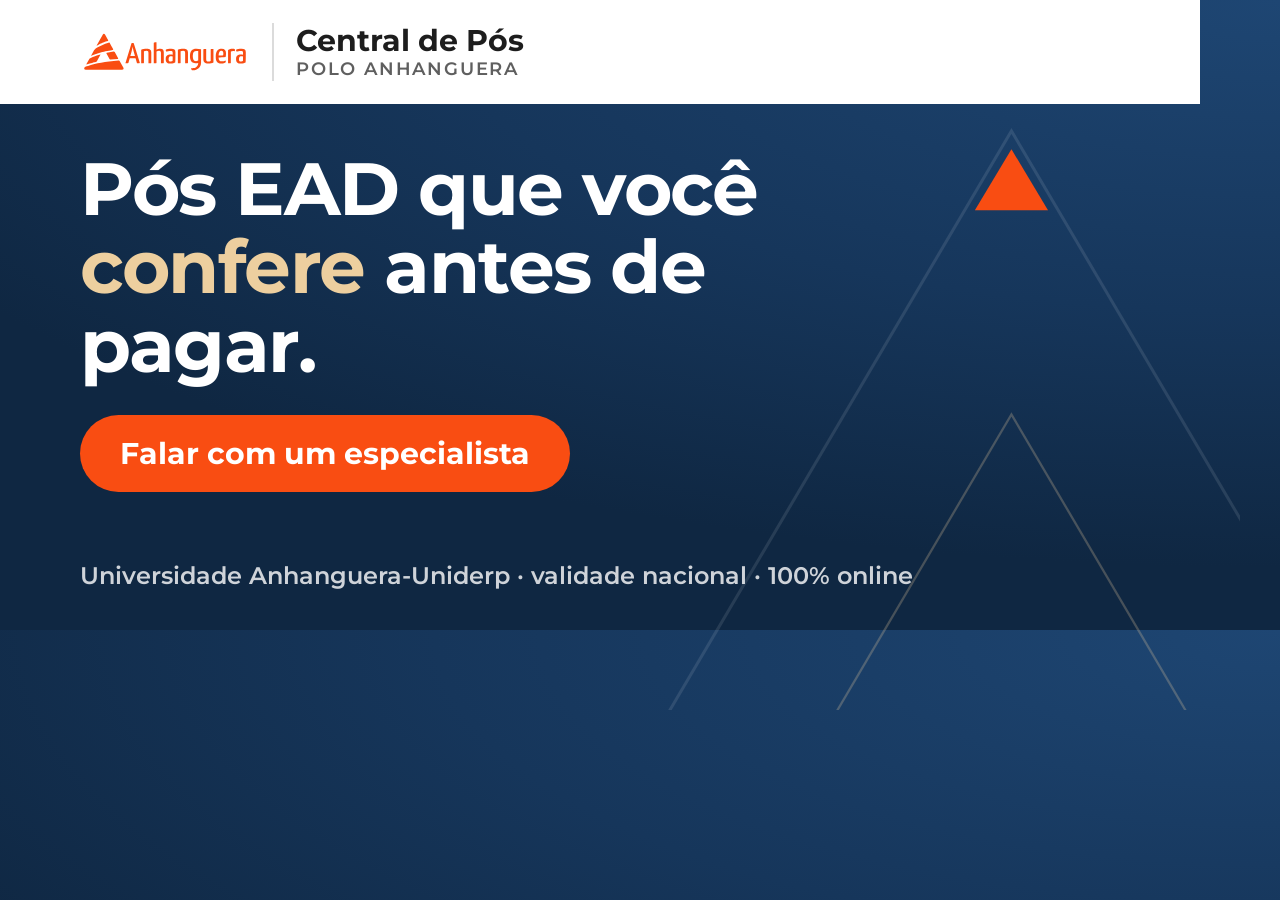
<file: fonte/og.html>
<!DOCTYPE html>
<!-- Molde da imagem de compartilhamento (og.png, 1200x630). Para refazer: servir a pasta do site,
     abrir /fonte/og.html numa janela de 1200x630 e salvar a captura como og.png na raiz. -->
<html lang="pt-BR">
<head>
<meta charset="utf-8">
<style>
  @font-face { font-family: 'Montserrat'; font-weight: 600; src: url('/fontes/montserrat-600.woff2') format('woff2'); }
  @font-face { font-family: 'Montserrat'; font-weight: 700; src: url('/fontes/montserrat-700.woff2') format('woff2'); }
  html, body { margin: 0; }
  body { position: relative; width: 1200px; height: 630px; overflow: hidden; font-family: 'Montserrat', sans-serif; color: #FFFFFF;
    background: radial-gradient(120% 90% at 100% 0%, #1E4673 0%, #16365B 55%, #0F2742 100%); }
  .geo { position: absolute; right: -40px; bottom: -80px; width: 640px; height: 640px; }
  .topo { position: absolute; left: 0; right: 0; top: 0; height: 104px; background: #FFFFFF; display: flex; align-items: center; gap: 22px; padding: 0 80px; }
  .topo img { width: 170px; }
  .topo .texto { display: flex; flex-direction: column; padding-left: 22px; border-left: 2px solid #DBDBDB; color: #1D1D1D; line-height: 1.2; }
  .topo strong { font-size: 30px; }
  .topo span { font-size: 18px; font-weight: 600; color: #5F5F5F; letter-spacing: 0.1em; text-transform: uppercase; }
  .dentro { position: absolute; left: 80px; top: 150px; right: 420px; }
  h1 { font-size: 74px; line-height: 1.06; letter-spacing: -0.02em; margin: 0 0 30px; }
  h1 em { font-style: normal; color: #EDCF9F; }
  .botao { display: inline-flex; padding: 20px 40px; border-radius: 999px; background: #F94D12; font-weight: 700; font-size: 30px; }
  .fatos { position: absolute; left: 80px; bottom: 40px; font-size: 24px; font-weight: 600; color: rgba(255, 255, 255, 0.8); }
</style>
</head>
<body>
  <svg class="geo" viewBox="0 0 420 420" aria-hidden="true">
    <path d="M40 430 270 40 500 430Z" fill="none" stroke="#FFFFFF" stroke-opacity=".1" stroke-width="2"/>
    <path d="M150 430 270 226 390 430Z" fill="none" stroke="#EDCF9F" stroke-opacity=".25" stroke-width="1.5"/>
    <path d="M246 92 270 52 294 92Z" fill="#F94D12"/>
  </svg>
  <div class="topo">
    <img src="/marca/anhanguera.svg" alt="">
    <div class="texto"><strong>Central de Pós</strong><span>Polo Anhanguera</span></div>
  </div>
  <div class="dentro">
    <h1>Pós EAD que você <em>confere</em> antes de pagar.</h1>
    <span class="botao">Falar com um especialista</span>
  </div>
  <p class="fatos" style="margin:0">Universidade Anhanguera-Uniderp · validade nacional · 100% online</p>
</body>
</html>
</file>
